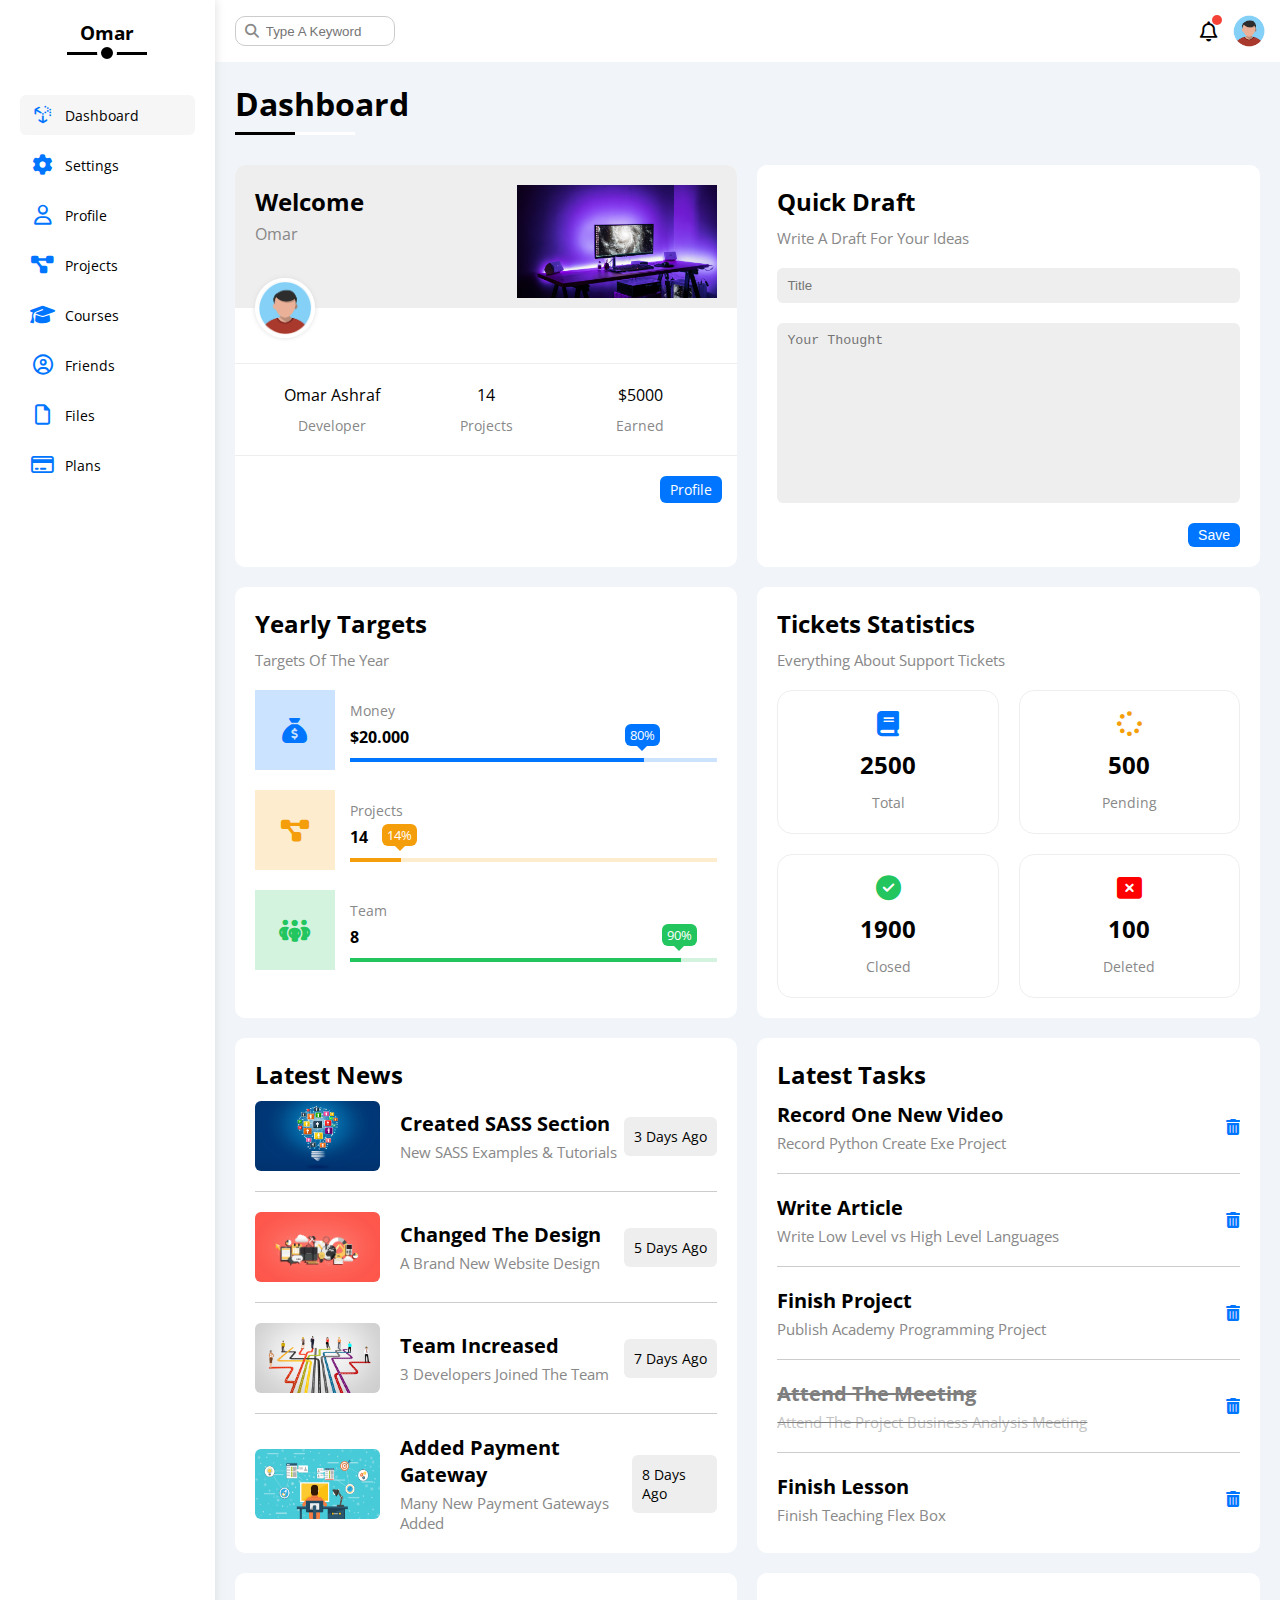
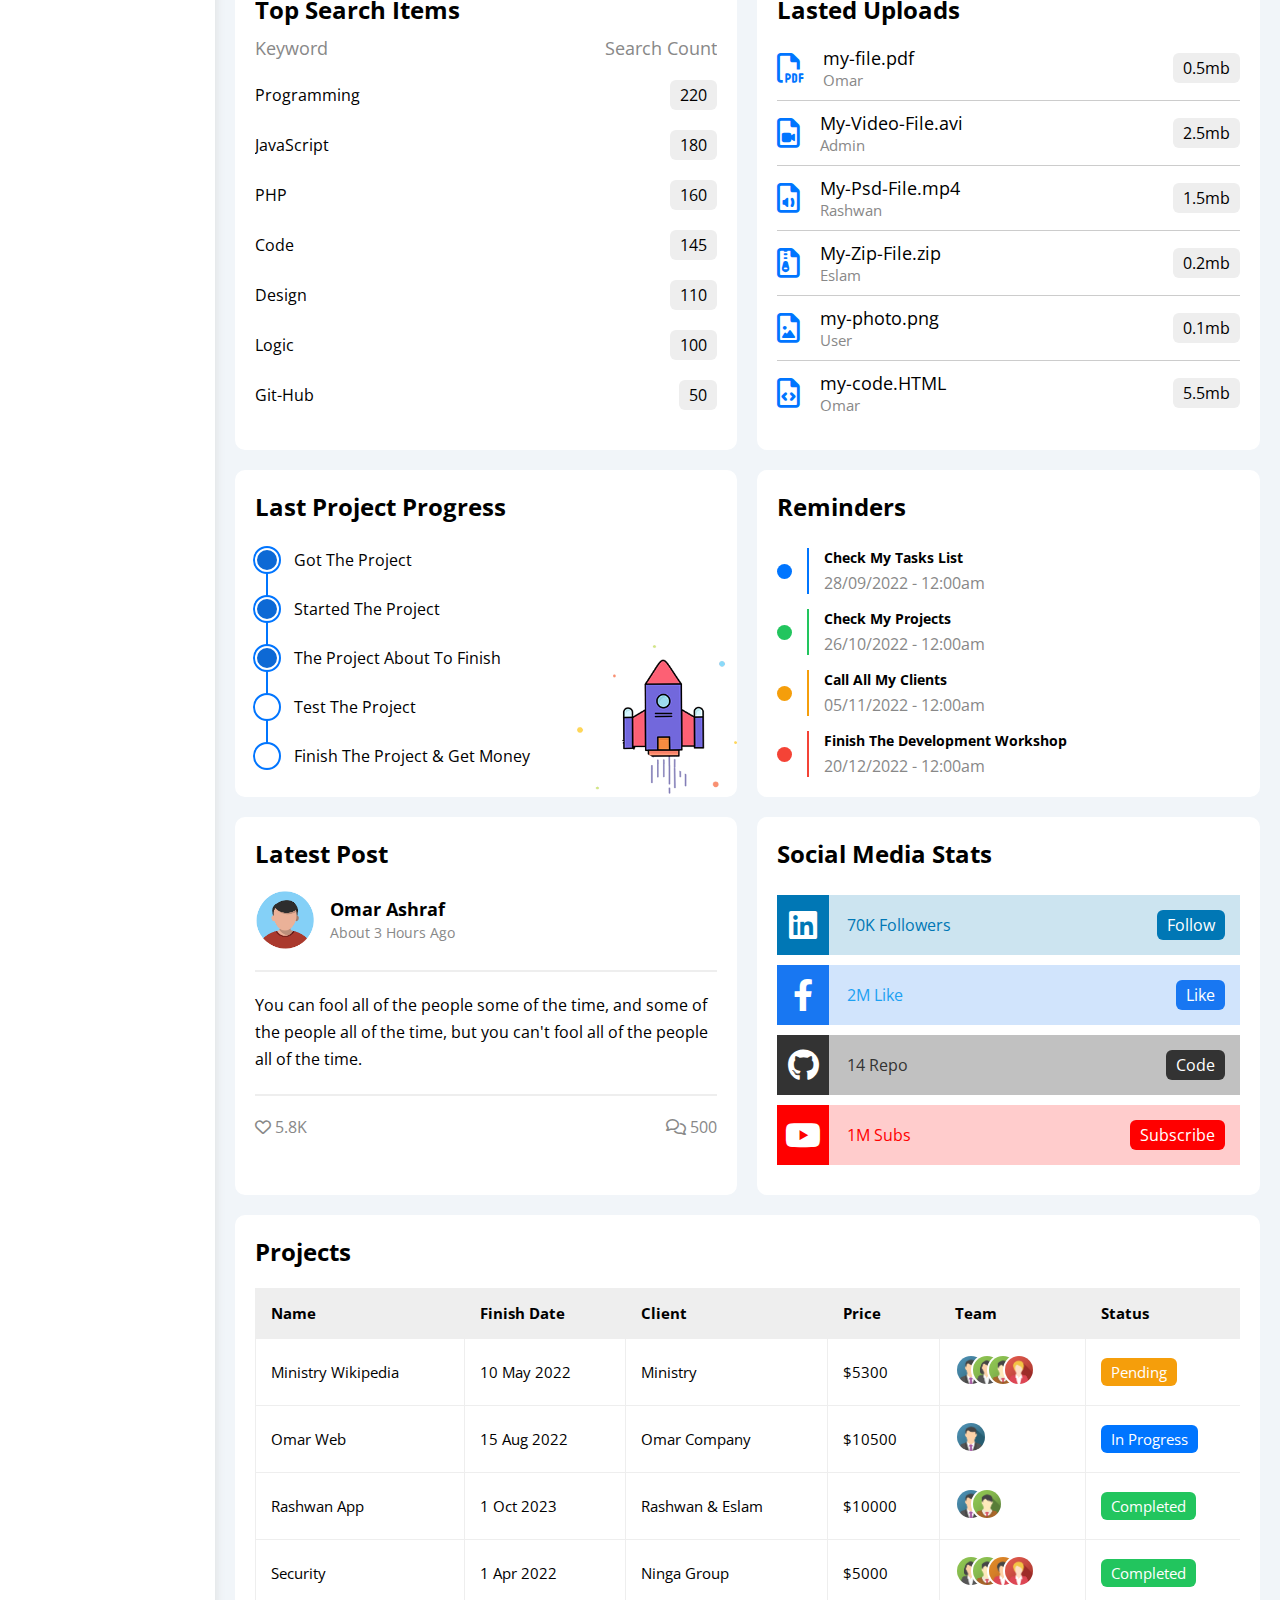
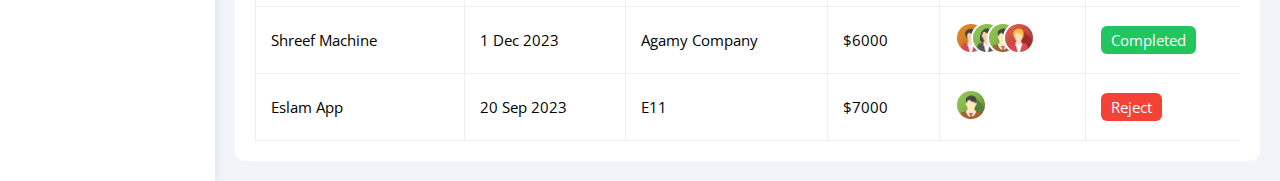
<file: index.html>
<!DOCTYPE html>
<html lang="en">

<head>
  <meta charset="UTF-8">
  <meta http-equiv="X-UA-Compatible" content="IE=edge">
  <meta name="viewport" content="width=device-width, initial-scale=1.0">
  <!-- Font Awesome -->
  <link rel="stylesheet" href="css/all.min.css">
  <link rel="stylesheet" href="css/framework.css">
  <link rel="stylesheet" href="css/master.css">
  <link rel="website icon" type="png" href="imgs/Dash_icon.jpg" />
  <!-- Google Fonts -->
  <link rel="preconnect" href="https://fonts.googleapis.com" />
  <link rel="preconnect" href="https://fonts.gstatic.com" crossorigin />
  <link rel="preconnect" href="https://fonts.googleapis.com">
  <link rel="preconnect" href="https://fonts.gstatic.com" crossorigin>
  <link rel="preconnect" href="https://fonts.googleapis.com">
  <link rel="preconnect" href="https://fonts.gstatic.com" crossorigin>
  <link href="https://fonts.googleapis.com/css2?family=Open+Sans:wght@300;400;500;600;700;800&display=swap"
    rel="stylesheet">
  <title>Dashboard</title>
</head>

<body>
  <DIV class="page d-flex">
    <div class="sidebar bg-white p-20 p-relative">
      <h3 class="p-relative txt-c mt-0">Omar</h3>
      <ul>
        <li>
          <a class="active d-flex align-center fs-14 c-black rad-6 p-10" href="index.html">
            <i class="fa-brands fa-uncharted fa-fw"></i>
            <span>Dashboard</span>
          </a>
        </li>
        <li>
          <a class="d-flex align-center fs-14 c-black rad-6 p-10" href="settings.html">
            <i class="fa-solid fa-gear fa-fw"></i>
            <span>Settings</span>
          </a>
        </li>
        <li>
          <a class="d-flex align-center fs-14 c-black rad-6 p-10" href="profile.html">
            <i class="fa-regular fa-user fa-fw"></i>
            <span>Profile</span>
          </a>
        </li>
        <li>
          <a class="d-flex align-center fs-14 c-black rad-6 p-10" href="projects.html">
            <i class="fa-solid fa-diagram-project fa-fw"></i>
            <span>Projects</span>
          </a>
        </li>
        <li>
          <a class="d-flex align-center fs-14 c-black rad-6 p-10" href="courses.html">
            <i class="fa-solid fa-graduation-cap fa-fw"></i>
            <span>Courses</span>
          </a>
        </li>
        <li>
          <a class="d-flex align-center fs-14 c-black rad-6 p-10" href="friends.html">
            <i class="fa-regular fa-circle-user fa-fw"></i>
            <span>Friends</span>
          </a>
        </li>
        <li>
          <a class="d-flex align-center fs-14 c-black rad-6 p-10" href="files.html">
            <i class="fa-regular fa-file fa-fw"></i>
            <span>Files</span>
          </a>
        </li>
        <li>
          <a class="d-flex align-center fs-14 c-black rad-6 p-10" href="plans.html">
            <i class="fa-regular fa-credit-card fa-fw"></i>
            <span>Plans</span>
          </a>
        </li>
      </ul>
    </div>
    <div class="content w-full">
      <!-- Start head -->
      <div class="head bg-white p-15 between-flex">
        <din class="search p-relative">
          <input type="search" placeholder="Type A Keyword">
        </din>
        <div class="icons d-flex align-center">
          <span class="notification p-relative">
            <i class="fa-regular fa-bell fa-lg"></i>
          </span>
          <img decoding="async" src="imgs/avatar.png" alt="" />
        </div>
      </div>
      <!-- End head -->
      <h1 class="p-relative">Dashboard</h1>
      <div class="wrapper d-grid gap-20">
        <!-- Start Welcome Widget  -->
        <div class="welcome bg-white rad-10 txt-c-mobile block-mobile">
          <div class="intro p-20 bg-eee d-flex space-between">
            <div>
              <h2 class="m-0">Welcome</h2>
              <p class="c-grey mt-5">Omar</p>
            </div>
            <img src="imgs/welcome.jpg" alt="" class="hide-mobile">
          </div>
          <img src="imgs/avatar.png" alt="" class="avatar">
          <div class="body d-flex p-20 mt-20 mb-20 block-mobile txt-c">
            <div>Omar Ashraf <span class="d-block c-grey fs-14 mt-10">Developer</span></div>
            <div>14 <span class="d-block c-grey fs-14 mt-10">Projects</span></div>
            <div>$5000 <span class="d-block c-grey fs-14 mt-10">Earned</span></div>
          </div>
          <a href="profile.html" class="visit d-block fs-14 c-white bg-blue w-fit btn-shape">Profile</a>
        </div>
        <!-- End Welcome Widget  -->
        <!-- Start Quick Draft Widget -->
        <div class="draft bg-white rad-10 txt-c-mobile block-mobile">
          <div class="content d-block p-20 ">
            <h2 class="mb-10 mt-0">Quick Draft</h2>
            <p class="mb-20 mt-0 fs-15 c-grey">Write A Draft For Your Ideas</p>
            <form>
              <input type="text" placeholder="Title"
                class="d-block outline-blue  mb-20 bg-eee rad-6 w-full p-10 b-none">
              <textarea placeholder="Your Thought"
                class="d-block outline-blue  mb-20 w-full p-10 b-none bg-eee rad-6"></textarea>
              <input type="submit" value="Save" class="save d-block b-none c-white bg-blue fs-14 w-fit btn-shape">
            </form>
          </div>
        </div>
        <!-- End Quick Draft Widget -->
        <!-- Start Yearly Targets widget -->
        <div class="targets p-20 bg-white rad-10">
          <h2 class="mt-0 mb-10">Yearly Targets</h2>
          <p class="mt-0 mb-20 c-grey fs-15">Targets Of The Year</p>
          <div class="target-row mb-20 blue center-flex">
            <div class="icon center-flex">
              <i class="fa-solid fa-sack-dollar c-blue"></i>
            </div>
            <div class="details">
              <span class="fs-14 c-grey">Money</span>
              <span class="d-block mt-5 mb-10 fw-bold">$20.000</span>
              <div class="progress p-relative">
                <span class="bg-blue blue" style="width: 80%">
                  <span class="bg-blue">80%</span>
                </span>
              </div>
            </div>
          </div>
          <div class="target-row mb-20 orange center-flex">
            <div class="icon center-flex">
              <i class="fa-solid fa-diagram-project c-orange"></i>
            </div>
            <div class="details">
              <span class="fs-14 c-grey">Projects</span>
              <span class="d-block mt-5 mb-10 fw-bold">14</span>
              <div class="progress p-relative">
                <span class="bg-orange orange" style="width: 14%">
                  <span class="bg-orange">14%</span>
                </span>
              </div>
            </div>
          </div>
          <div class="target-row mb-20 green center-flex">
            <div class="icon center-flex">
              <i class="fa-solid fa-people-group c-green"></i>
            </div>
            <div class="details">
              <span class="fs-14 c-grey">Team</span>
              <span class="d-block mt-5 mb-10 fw-bold">8</span>
              <div class="progress p-relative">
                <span class="bg-green green" style="width: 90%">
                  <span class="bg-green">90%</span>
                </span>
              </div>
            </div>
          </div>
        </div>
        <!-- End Yearly Targets widget -->
        <!-- Start Tickets Statistics widget -->
        <div class="tickets p-20 bg-white rad-10">
          <h2 class="mb-10 mt-0">Tickets Statistics</h2>
          <p class="mb-20 mt-0 fs-15 c-grey">Everything About Support Tickets</p>
          <div class="content txt-c">
            <div class="box">
              <i class="fa-solid fa-book c-blue fs-25"></i>
              <h2>2500</h2>
              <span class="c-grey fs-14">Total</span>
            </div>
            <div class="box">
              <i class="fa-solid fa-spinner c-orange fs-25"></i>
              <h2>500</h2>
              <span class="c-grey fs-14">Pending</span>
            </div>
            <div class="box">
              <i class="fa-solid fa-circle-check c-green fs-25"></i>
              <h2>1900</h2>
              <span class="c-grey fs-14">Closed</span>
            </div>
            <div class="box">
              <i class="fa-solid fa-rectangle-xmark c-red fs-25"></i>
              <h2>100</h2>
              <span class="c-grey fs-14">Deleted</span>
            </div>
          </div>
        </div>
        <!-- End Tickets Statistics widget -->
        <!-- Start Latest News wedgit -->
        <div class="news p-20 bg-white rad-10 txt-c-mobile">
          <h2 class="mb-10 mt-0">Latest News</h2>
          <div class="rows">
            <div class="data d-flex align-center">
              <img src="imgs/news_1.jpg" alt="">
              <div>
                <span class="d-block fs-20 fw-bold mb-5">Created SASS Section</span>
                <span class="d-block fs-15 c-grey">New SASS Examples & Tutorials</span>
              </div>
              <span class="day fs-14 bg-eee p-10 rad-6">3 Days Ago</span>
            </div>
            <div class="data d-flex align-center">
              <img src="imgs/news_2.jpg" alt="">
              <div>
                <span class="d-block fs-20 fw-bold mb-5">Changed The Design</span>
                <span class="d-block fs-15 c-grey">A Brand New Website Design</span>
              </div>
              <span class="day fs-14 bg-eee p-10 rad-6">5 Days Ago</span>
            </div>
            <div class="data d-flex align-center">
              <img src="imgs/news_3.jpg" alt="">
              <div>
                <span class="d-block fs-20 fw-bold mb-5">Team Increased</span>
                <span class="d-block fs-15 c-grey">3 Developers Joined The Team</span>
              </div>
              <span class="day fs-14 bg-eee p-10 rad-6">7 Days Ago</span>
            </div>
            <div class="data d-flex align-center">
              <img src="imgs/news_4.jpg" alt="">
              <div>
                <span class="d-block fs-20 fw-bold mb-5">Added Payment Gateway</span>
                <span class="d-block fs-15 c-grey">Many New Payment Gateways Added</span>
              </div>
              <span class="day fs-14 bg-eee p-10 rad-6 ">8 Days Ago</span>
            </div>
          </div>
        </div>
        <!-- End Latest News wedgit -->
        <!-- Start Latest Tasks wedgit -->
        <div class="tasks p-20 bg-white rad-10 ">
          <h2 class="mt-0 mb-10">Latest Tasks</h2>
          <div class="content">
            <div class="rows between-flex ">
              <div>
                <span class="d-block fs-20 mb-5 fw-bold">Record One New Video</span>
                <span class="d-block fs-15 c-grey">Record Python Create Exe Project</span>
              </div>
              <i class="fa-solid fa-trash-can c-blue"></i>
            </div>
            <div class="rows between-flex ">
              <div>
                <span class="d-block fs-20 mb-5 fw-bold">Write Article</span>
                <span class="d-block fs-15 c-grey">Write Low Level vs High Level Languages</span>
              </div>
              <i class="fa-solid fa-trash-can c-blue"></i>
            </div>
            <div class="rows between-flex ">
              <div>
                <span class="d-block fs-20 mb-5 fw-bold">Finish Project</span>
                <span class="d-block fs-15 c-grey">Publish Academy Programming Project</span>
              </div>
              <i class="fa-solid fa-trash-can c-blue"></i>
            </div>
            <div class="rows between-flex ">
              <div class="deleted">
                <span class="d-block fs-20 mb-5 fw-bold">Attend The Meeting</span>
                <span class="d-block fs-15 c-grey">Attend The Project Business Analysis Meeting</span>
              </div>
              <i class="fa-solid fa-trash-can c-blue"></i>
            </div>
            <div class="rows between-flex ">
              <div>
                <span class="d-block fs-20 mb-5 fw-bold">Finish Lesson</span>
                <span class="d-block fs-15 c-grey">Finish Teaching Flex Box</span>
              </div>
              <i class="fa-solid fa-trash-can c-blue"></i>
            </div>
          </div>
        </div>
        <!-- End Latest Tasks wedgit -->
        <!-- Start Top search wedgit -->
        <div class="top p-20 bg-white rad-10">
          <h2 class="mt-0 mb-10">Top Search Items</h2>
          <div class="content">
            <div class="rows between-flex mb-20">
              <span class="c-grey fs-18">Keyword</span>
              <span class="c-grey fs-18">Search Count</span>
            </div>
            <div class="rows between-flex mb-20">
              <span class="fs-16">Programming</span>
              <span class="fs-16 btn-shape bg-eee">220</span>
            </div>
            <div class="rows between-flex mb-20">
              <span class="fs-16">JavaScript</span>
              <span class="fs-16 btn-shape bg-eee">180</span>
            </div>
            <div class="rows between-flex mb-20">
              <span class="fs-16">PHP</span>
              <span class="fs-16 btn-shape bg-eee">160</span>
            </div>
            <div class="rows between-flex mb-20">
              <span class="fs-16">Code</span>
              <span class="fs-16 btn-shape bg-eee">145</span>
            </div>
            <div class="rows between-flex mb-20">
              <span class="fs-16">Design</span>
              <span class="fs-16 btn-shape bg-eee">110</span>
            </div>
            <div class="rows between-flex mb-20">
              <span class="fs-16">Logic</span>
              <span class="fs-16 btn-shape bg-eee">100</span>
            </div>
            <div class="rows between-flex mb-20">
              <span class="fs-16">Git-Hub</span>
              <span class="fs-16 btn-shape bg-eee">50</span>
            </div>
          </div>
        </div>
        <!-- End Top search wedgit -->
        <!-- Start Lasted Uploads wedgit -->
        <div class="uploads p-20 bg-white rad-10">
          <h2 class="mt-0 mp-10">Lasted Uploads</h2>
          <div class="data">
            <div class="rows d-flex align-center">
              <i class="fa-regular fa-file-pdf c-blue mr-20 fs-30"></i>
              <div>
                <span class="fs-18">my-file.pdf</span>
                <span class="d-block fs-15 c-grey">Omar</span>
              </div>
              <span class="btn-shape bg-eee ml-auto">0.5mb</span>
            </div>
            <div class="rows d-flex align-center">
              <i class="fa-regular fa-file-video c-blue mr-20 fs-30"></i>
              <div>
                <span class="fs-18">My-Video-File.avi</span>
                <span class="d-block fs-15 c-grey">Admin</span>
              </div>
              <span class="btn-shape bg-eee ml-auto">2.5mb</span>
            </div>
            <div class="rows d-flex align-center">
              <i class="fa-regular fa-file-audio c-blue mr-20 fs-30"></i>
              <div>
                <span class="fs-18">My-Psd-File.mp4</span>
                <span class="d-block fs-15 c-grey">Rashwan</span>
              </div>
              <span class="btn-shape bg-eee ml-auto">1.5mb</span>
            </div>
            <div class="rows d-flex align-center">
              <i class="fa-regular fa-file-zipper c-blue mr-20 fs-30"></i>
              <div>
                <span class="fs-18">My-Zip-File.zip</span>
                <span class="d-block fs-15 c-grey">Eslam</span>
              </div>
              <span class="btn-shape bg-eee ml-auto">0.2mb</span>
            </div>
            <div class="rows d-flex align-center">
              <i class="fa-regular fa-file-image c-blue mr-20 fs-30"></i>
              <div>
                <span class="fs-18">my-photo.png</span>
                <span class="d-block fs-15 c-grey">User</span>
              </div>
              <span class="btn-shape bg-eee ml-auto">0.1mb</span>
            </div>
            <div class="rows d-flex align-center">
              <i class="fa-regular fa-file-code c-blue mr-20 fs-30"></i>
              <div>
                <span class="fs-18">my-code.HTML</span>
                <span class="d-block fs-15 c-grey">Omar</span>
              </div>
              <span class="btn-shape bg-eee ml-auto">5.5mb</span>
            </div>
          </div>
        </div>
        <!-- End Lasted Uploads wedgit -->
        <!-- Start Last Project Progress -->
        <div class="projects p-relative p-20 bg-white rad-10">
          <h2 class="mt-0 mb-20">Last Project Progress</h2>
          <ul class="m-0 p-relative">
            <li class="mt-25 d-flex align-center done">Got The Project</li>
            <li class="mt-25 d-flex align-center done">Started The Project</li>
            <li class="mt-25 d-flex align-center done">The Project About To Finish</li>
            <li class="mt-25 d-flex align-center current">Test The Project</li>
            <li class="mt-25 d-flex align-center">Finish The Project & Get Money</li>
          </ul>
          <img class="hide-mobile" src="imgs/project.png " alt="">
        </div>
        <!-- End Last Project Progress -->
        <!-- Start Reminders wedgit -->
        <div class="reminders p-20 bg-white rad-10 p-relative">
          <h2 class="mt-0 mb-25">Reminders</h2>
          <ul class="m-0">
            <li class="d-flex align-center mt-15">
              <span class="key bg-blue mr-15 d-block rad-half"></span>
              <div class="pl-15 blue">
                <p class="fs-14 fw-bold mt-0 mb-5">Check My Tasks List</p>
                <span class="fs-13 c-grey">28/09/2022 - 12:00am</span>
              </div>
            </li>
            <li class="d-flex align-center mt-15">
              <span class="key bg-green mr-15 d-block rad-half"></span>
              <div class="pl-15 green">
                <p class="fs-14 fw-bold mt-0 mb-5">Check My Projects</p>
                <span class="fs-13 c-grey">26/10/2022 - 12:00am</span>
              </div>
            </li>
            <li class="d-flex align-center mt-15">
              <span class="key bg-orange mr-15 d-block rad-half"></span>
              <div class="pl-15 orange">
                <p class="fs-14 fw-bold mt-0 mb-5">Call All My Clients</p>
                <span class="fs-13 c-grey">05/11/2022 - 12:00am</span>
              </div>
            </li>
            <li class="d-flex align-center mt-15">
              <span class="key bg-red mr-15 d-block rad-half"></span>
              <div class="pl-15 red">
                <p class="fs-14 fw-bold mt-0 mb-5">Finish The Development Workshop</p>
                <span class="fs-13 c-grey">20/12/2022 - 12:00am</span>
              </div>
            </li>
          </ul>
        </div>
        <!-- End Reminders wedgit -->
        <!-- Start posts wedgit -->
        <div class="posts p-20 bg-white rad-10">
          <h2 class="mt-0 mb-20">Latest Post</h2>
          <div class="top d-flex align-center">
            <img class="avatar mr-15" src="imgs/avatar.png" alt="">
            <div class="info">
              <span class="d-block fw-bold fs-18">Omar Ashraf</span>
              <span class="c-grey fs-14">About 3 Hours Ago</span>
            </div>
          </div>
          <div class="post-content txt-c-mobile pt-20 pb-20 mt-20 mb-20">
            You can fool all of the people some of the time, and some of the people all of the time, but you can't
            fool all of the people all of the time.
          </div>
          <div class="post-stats between-flex c-grey">
            <div>
              <i class="fa-regular fa-heart heart"></i>
              <span>5.8K</span>
            </div>
            <div>
              <i class="fa-regular fa-comments comments"></i>
              <span>500</span>
            </div>
          </div>
        </div>
        <!-- End posts wedgit -->
        <!-- Start Social Media -->
        <div class="social-media p-20 bg-white rad-10 p-relative">
          <h2 class="mt-0 mb-25">Social Media Stats</h2>
          <div class="box linkedin p-15 p-relative mb-10 between-flex">
            <i class="fa-brands fa-linkedin fa-2x c-white h-full center-flex"></i>
            <span>70K Followers</span>
            <a class="fs-13 c-white btn-shape" href="#">Follow</a>
          </div>
          <div class="box facebook p-15 p-relative mb-10 between-flex">
            <i class="fa-brands fa-facebook-f fa-2x c-white h-full center-flex"></i>
            <span>2M Like</span>
            <a class="fs-13 c-white btn-shape" href="#">Like</a>
          </div>
          <div class="box github p-15 p-relative mb-10 between-flex">
            <i class="fa-brands fa-github fa-2x c-white h-full center-flex"></i>
            <span>14 Repo</span>
            <a class="fs-13 c-white btn-shape" href="#">Code</a>
          </div>
          <div class="box youtube p-15 p-relative mb-10 between-flex">
            <i class="fa-brands fa-youtube fa-2x c-white h-full center-flex"></i>
            <span>1M Subs</span>
            <a class="fs-13 c-white btn-shape" href="#">Subscribe</a>
          </div>
        </div>
        <!-- End Social Media -->
      </div>
      <!-- Start project table -->
      <div class="project p-20 bg-white rad-10 m-20">
        <h2 class="mt-0 mb-20">Projects</h2>
        <div class="responsive-table">
          <table class="fs-15 w-full">
            <thead>
              <tr>
                <td>Name</td>
                <td>Finish Date</td>
                <td>Client</td>
                <td>Price</td>
                <td>Team</td>
                <td>Status</td>
              </tr>
            </thead>
            <tbody>
              <tr>
                <td>Ministry Wikipedia</td>
                <td>10 May 2022</td>
                <td>Ministry</td>
                <td>$5300</td>
                <td>
                  <img decoding="async" src="imgs/team-01.png" alt="" />
                  <img decoding="async" src="imgs/team-02.png" alt="" />
                  <img decoding="async" src="imgs/team-03.png" alt="" />
                  <img decoding="async" src="imgs/team-05.png" alt="" />
                </td>
                <td>
                  <span class="label btn-shape bg-orange c-white">Pending</span>
                </td>
              </tr>
              <tr>
                <td>Omar Web</td>
                <td>15 Aug 2022</td>
                <td>Omar Company</td>
                <td>$10500</td>
                <td>
                  <img decoding="async" src="imgs/team-01.png" alt="" />
                </td>
                <td>
                  <span class="label btn-shape bg-blue c-white">In Progress</span>
                </td>
              </tr>
              <tr>
                <td>Rashwan App</td>
                <td>1 Oct 2023</td>
                <td>Rashwan & Eslam</td>
                <td>$10000</td>
                <td>
                  <img decoding="async" src="imgs/team-01.png" alt="" />
                  <img decoding="async" src="imgs/team-03.png" alt="" />
                </td>
                <td>
                  <span class="label btn-shape bg-green c-white">Completed</span>
                </td>
              </tr>
              <tr>
                <td>Security</td>
                <td>1 Apr 2022</td>
                <td>Ninga Group</td>
                <td>$5000</td>
                <td>
                  <img decoding="async" src="imgs/team-02.png" alt="" />
                  <img decoding="async" src="imgs/team-03.png" alt="" />
                  <img decoding="async" src="imgs/team-04.png" alt="" />
                  <img decoding="async" src="imgs/team-05.png" alt="" />
                </td>
                <td>
                  <span class="label btn-shape bg-green c-white">Completed</span>
                </td>
              </tr>
              <tr>
                <td>Shreef Machine</td>
                <td>1 Dec 2023</td>
                <td>Agamy Company</td>
                <td>$6000</td>
                <td>
                  <img decoding="async" src="imgs/team-04.png" alt="" />
                  <img decoding="async" src="imgs/team-02.png" alt="" />
                  <img decoding="async" src="imgs/team-03.png" alt="" />
                  <img decoding="async" src="imgs/team-05.png" alt="" />
                </td>
                <td>
                  <span class="label btn-shape bg-green c-white">Completed</span>
                </td>
              </tr>
              <tr>
                <td>Eslam App</td>
                <td>20 Sep 2023</td>
                <td>E11</td>
                <td>$7000</td>
                <td>
                  <img decoding="async" src="imgs/team-03.png" alt="" />
                </td>
                <td>
                  <span class="label btn-shape bg-red c-white">Reject</span>
                </td>
              </tr>
            </tbody>
          </table>
        </div>
      </div>
      <!-- End project table -->
    </div>
  </DIV>
</body>

</html>
</file>
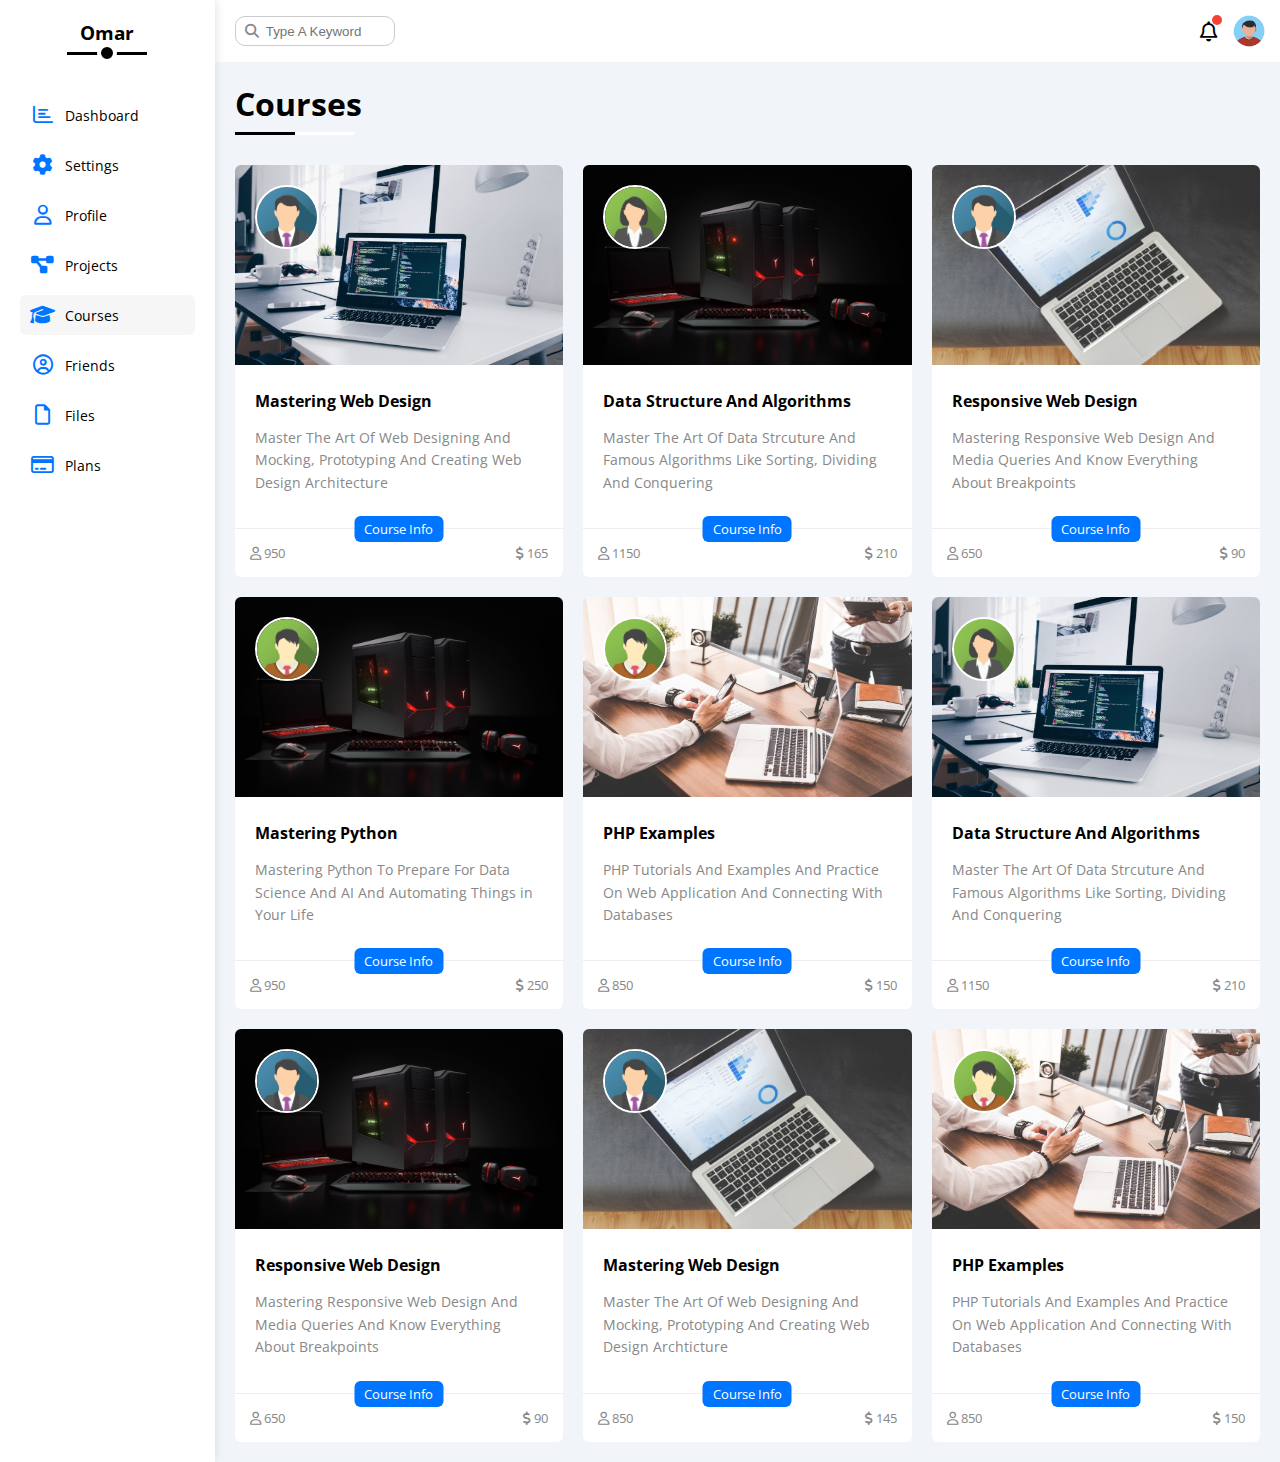
<file: courses.html>
<!DOCTYPE html>
<html lang="en">

<head>
  <meta charset="UTF-8" />
  <meta http-equiv="X-UA-Compatible" content="IE=edge" />
  <meta name="viewport" content="width=device-width, initial-scale=1.0" />
  <title>Courses</title>
  <link rel="website icon" type="png" href="imgs/courses-icon-28.png" />
  <link rel="stylesheet" href="css/all.min.css" />
  <link rel="stylesheet" href="css/framework.css" />
  <link rel="stylesheet" href="css/master.css" />
  <link rel="preconnect" href="https://fonts.googleapis.com" />
  <link rel="preconnect" href="https://fonts.gstatic.com" crossorigin />
  <link href="https://fonts.googleapis.com/css2?family=Open+Sans:wght@300;500&#038;display=swap" rel="stylesheet" />
</head>

<body>
  <div class="page d-flex">
    <div class="sidebar bg-white p-20 p-relative">
      <h3 class="p-relative txt-c mt-0">Omar</h3>
      <ul>
        <li>
          <a class="d-flex align-center fs-14 c-black rad-6 p-10" href="index.html">
            <i class="fa-regular fa-chart-bar fa-fw"></i>
            <span>Dashboard</span>
          </a>
        </li>
        <li>
          <a class="d-flex align-center fs-14 c-black rad-6 p-10" href="settings.html">
            <i class="fa-solid fa-gear fa-fw"></i>
            <span>Settings</span>
          </a>
        </li>
        <li>
          <a class="d-flex align-center fs-14 c-black rad-6 p-10" href="profile.html">
            <i class="fa-regular fa-user fa-fw"></i>
            <span>Profile</span>
          </a>
        </li>
        <li>
          <a class="d-flex align-center fs-14 c-black rad-6 p-10" href="projects.html">
            <i class="fa-solid fa-diagram-project fa-fw"></i>
            <span>Projects</span>
          </a>
        </li>
        <li>
          <a class="active d-flex align-center fs-14 c-black rad-6 p-10" href="courses.html">
            <i class="fa-solid fa-graduation-cap fa-fw"></i>
            <span>Courses</span>
          </a>
        </li>
        <li>
          <a class="d-flex align-center fs-14 c-black rad-6 p-10" href="friends.html">
            <i class="fa-regular fa-circle-user fa-fw"></i>
            <span>Friends</span>
          </a>
        </li>
        <li>
          <a class="d-flex align-center fs-14 c-black rad-6 p-10" href="files.html">
            <i class="fa-regular fa-file fa-fw"></i>
            <span>Files</span>
          </a>
        </li>
        <li>
          <a class="d-flex align-center fs-14 c-black rad-6 p-10" href="plans.html">
            <i class="fa-regular fa-credit-card fa-fw"></i>
            <span>Plans</span>
          </a>
        </li>
      </ul>
    </div>
    <div class="content w-full">
      <!-- Start Head -->
      <div class="head bg-white p-15 between-flex">
        <div class="search p-relative">
          <input class="p-10" type="search" placeholder="Type A Keyword" />
        </div>
        <div class="icons d-flex align-center">
          <span class="notification p-relative">
            <i class="fa-regular fa-bell fa-lg"></i>
          </span>
          <img decoding="async" src="imgs/avatar.png" alt="" />
        </div>
      </div>
      <!-- End Head -->
      <h1 class="p-relative">Courses</h1>
      <div class="courses-page d-grid m-20 gap-20">
        <div class="course bg-white rad-6 p-relative">
          <img decoding="async" class="cover" src="imgs/course_1.jpg" alt="" />
          <img decoding="async" class="instructor" src="imgs/team-01.png" alt="" />
          <div class="p-20">
            <h4 class="m-0">Mastering Web Design</h4>
            <p class="description c-grey mt-15 fs-14">
              Master The Art Of Web Designing And Mocking, Prototyping And Creating Web Design Architecture
            </p>
          </div>
          <div class="info p-15 p-relative between-flex">
            <span class="title bg-blue c-white btn-shape">Course Info</span>
            <span class="c-grey">
              <i class="fa-regular fa-user"></i>
              950
            </span>
            <span class="c-grey">
              <i class="fa-solid fa-dollar-sign"></i>
              165
            </span>
          </div>
        </div>
        <div class="course bg-white rad-6 p-relative">
          <img decoding="async" class="cover" src="imgs/course_2.jpg" alt="" />
          <img decoding="async" class="instructor" src="imgs/team-02.png" alt="" />
          <div class="p-20">
            <h4 class="m-0">Data Structure And Algorithms</h4>
            <p class="description c-grey mt-15 fs-14">
              Master The Art Of Data Strcuture And Famous Algorithms Like Sorting, Dividing And Conquering
            </p>
          </div>
          <div class="info p-15 p-relative between-flex">
            <span class="title bg-blue c-white btn-shape">Course Info</span>
            <span class="c-grey"> <i class="fa-regular fa-user"></i> 1150</span>
            <span class="c-grey"><i class="fa-solid fa-dollar-sign"></i> 210</span>
          </div>
        </div>
        <div class="course bg-white rad-6 p-relative">
          <img decoding="async" class="cover" src="imgs/course_3.jpg" alt="" />
          <img decoding="async" class="instructor" src="imgs/team-01.png" alt="" />
          <div class="p-20">
            <h4 class="m-0">Responsive Web Design</h4>
            <p class="description c-grey mt-15 fs-14">
              Mastering Responsive Web Design And Media Queries And Know Everything About Breakpoints
            </p>
          </div>
          <div class="info p-15 p-relative between-flex">
            <span class="title bg-blue c-white btn-shape">Course Info</span>
            <span class="c-grey"> <i class="fa-regular fa-user"></i> 650</span>
            <span class="c-grey"><i class="fa-solid fa-dollar-sign"></i> 90</span>
          </div>
        </div>
        <div class="course bg-white rad-6 p-relative">
          <img decoding="async" class="cover" src="imgs/course_2.jpg" alt="" />
          <img decoding="async" class="instructor" src="imgs/team-03.png" alt="" />
          <div class="p-20">
            <h4 class="m-0">Mastering Python</h4>
            <p class="description c-grey mt-15 fs-14">
              Mastering Python To Prepare For Data Science And AI And Automating Things in Your Life
            </p>
          </div>
          <div class="info p-15 p-relative between-flex">
            <span class="title bg-blue c-white btn-shape">Course Info</span>
            <span class="c-grey"> <i class="fa-regular fa-user"></i> 950</span>
            <span class="c-grey"><i class="fa-solid fa-dollar-sign"></i> 250</span>
          </div>
        </div>
        <div class="course bg-white rad-6 p-relative">
          <img decoding="async" class="cover" src="imgs/course_4.jpg" alt="" />
          <img decoding="async" class="instructor" src="imgs/team-03.png" alt="" />
          <div class="p-20">
            <h4 class="m-0">PHP Examples</h4>
            <p class="description c-grey mt-15 fs-14">
              PHP Tutorials And Examples And Practice On Web Application And Connecting With Databases
            </p>
          </div>
          <div class="info p-15 p-relative between-flex">
            <span class="title bg-blue c-white btn-shape">Course Info</span>
            <span class="c-grey"> <i class="fa-regular fa-user"></i> 850</span>
            <span class="c-grey"><i class="fa-solid fa-dollar-sign"></i> 150</span>
          </div>
        </div>
        <div class="course bg-white rad-6 p-relative">
          <img decoding="async" class="cover" src="imgs/course_1.jpg" alt="" />
          <img decoding="async" class="instructor" src="imgs/team-02.png" alt="" />
          <div class="p-20">
            <h4 class="m-0">Data Structure And Algorithms</h4>
            <p class="description c-grey mt-15 fs-14">
              Master The Art Of Data Strcuture And Famous Algorithms Like Sorting, Dividing And Conquering
            </p>
          </div>
          <div class="info p-15 p-relative between-flex">
            <span class="title bg-blue c-white btn-shape">Course Info</span>
            <span class="c-grey"> <i class="fa-regular fa-user"></i> 1150</span>
            <span class="c-grey"><i class="fa-solid fa-dollar-sign"></i> 210</span>
          </div>
        </div>
        <div class="course bg-white rad-6 p-relative">
          <img decoding="async" class="cover" src="imgs/course_2.jpg" alt="" />
          <img decoding="async" class="instructor" src="imgs/team-01.png" alt="" />
          <div class="p-20">
            <h4 class="m-0">Responsive Web Design</h4>
            <p class="description c-grey mt-15 fs-14">
              Mastering Responsive Web Design And Media Queries And Know Everything About Breakpoints
            </p>
          </div>
          <div class="info p-15 p-relative between-flex">
            <span class="title bg-blue c-white btn-shape">Course Info</span>
            <span class="c-grey"> <i class="fa-regular fa-user"></i> 650</span>
            <span class="c-grey"><i class="fa-solid fa-dollar-sign"></i> 90</span>
          </div>
        </div>
        <div class="course bg-white rad-6 p-relative">
          <img decoding="async" class="cover" src="imgs/course_3.jpg" alt="" />
          <img decoding="async" class="instructor" src="imgs/team-01.png" alt="" />
          <div class="p-20">
            <h4 class="m-0">Mastering Web Design</h4>
            <p class="description c-grey mt-15 fs-14">
              Master The Art Of Web Designing And Mocking, Prototyping And Creating Web Design Archticture
            </p>
          </div>
          <div class="info p-15 p-relative between-flex">
            <span class="title bg-blue c-white btn-shape">Course Info</span>
            <span class="c-grey"> <i class="fa-regular fa-user"></i> 850</span>
            <span class="c-grey"><i class="fa-solid fa-dollar-sign"></i> 145</span>
          </div>
        </div>
        <div class="course bg-white rad-6 p-relative">
          <img decoding="async" class="cover" src="imgs/course_4.jpg" alt="" />
          <img decoding="async" class="instructor" src="imgs/team-03.png" alt="" />
          <div class="p-20">
            <h4 class="m-0">PHP Examples</h4>
            <p class="description c-grey mt-15 fs-14">
              PHP Tutorials And Examples And Practice On Web Application And Connecting With Databases
            </p>
          </div>
          <div class="info p-15 p-relative between-flex">
            <span class="title bg-blue c-white btn-shape">Course Info</span>
            <span class="c-grey"> <i class="fa-regular fa-user"></i> 850</span>
            <span class="c-grey"><i class="fa-solid fa-dollar-sign"></i> 150</span>
          </div>
        </div>
      </div>
    </div>
  </div>
</body>

</html>
</file>
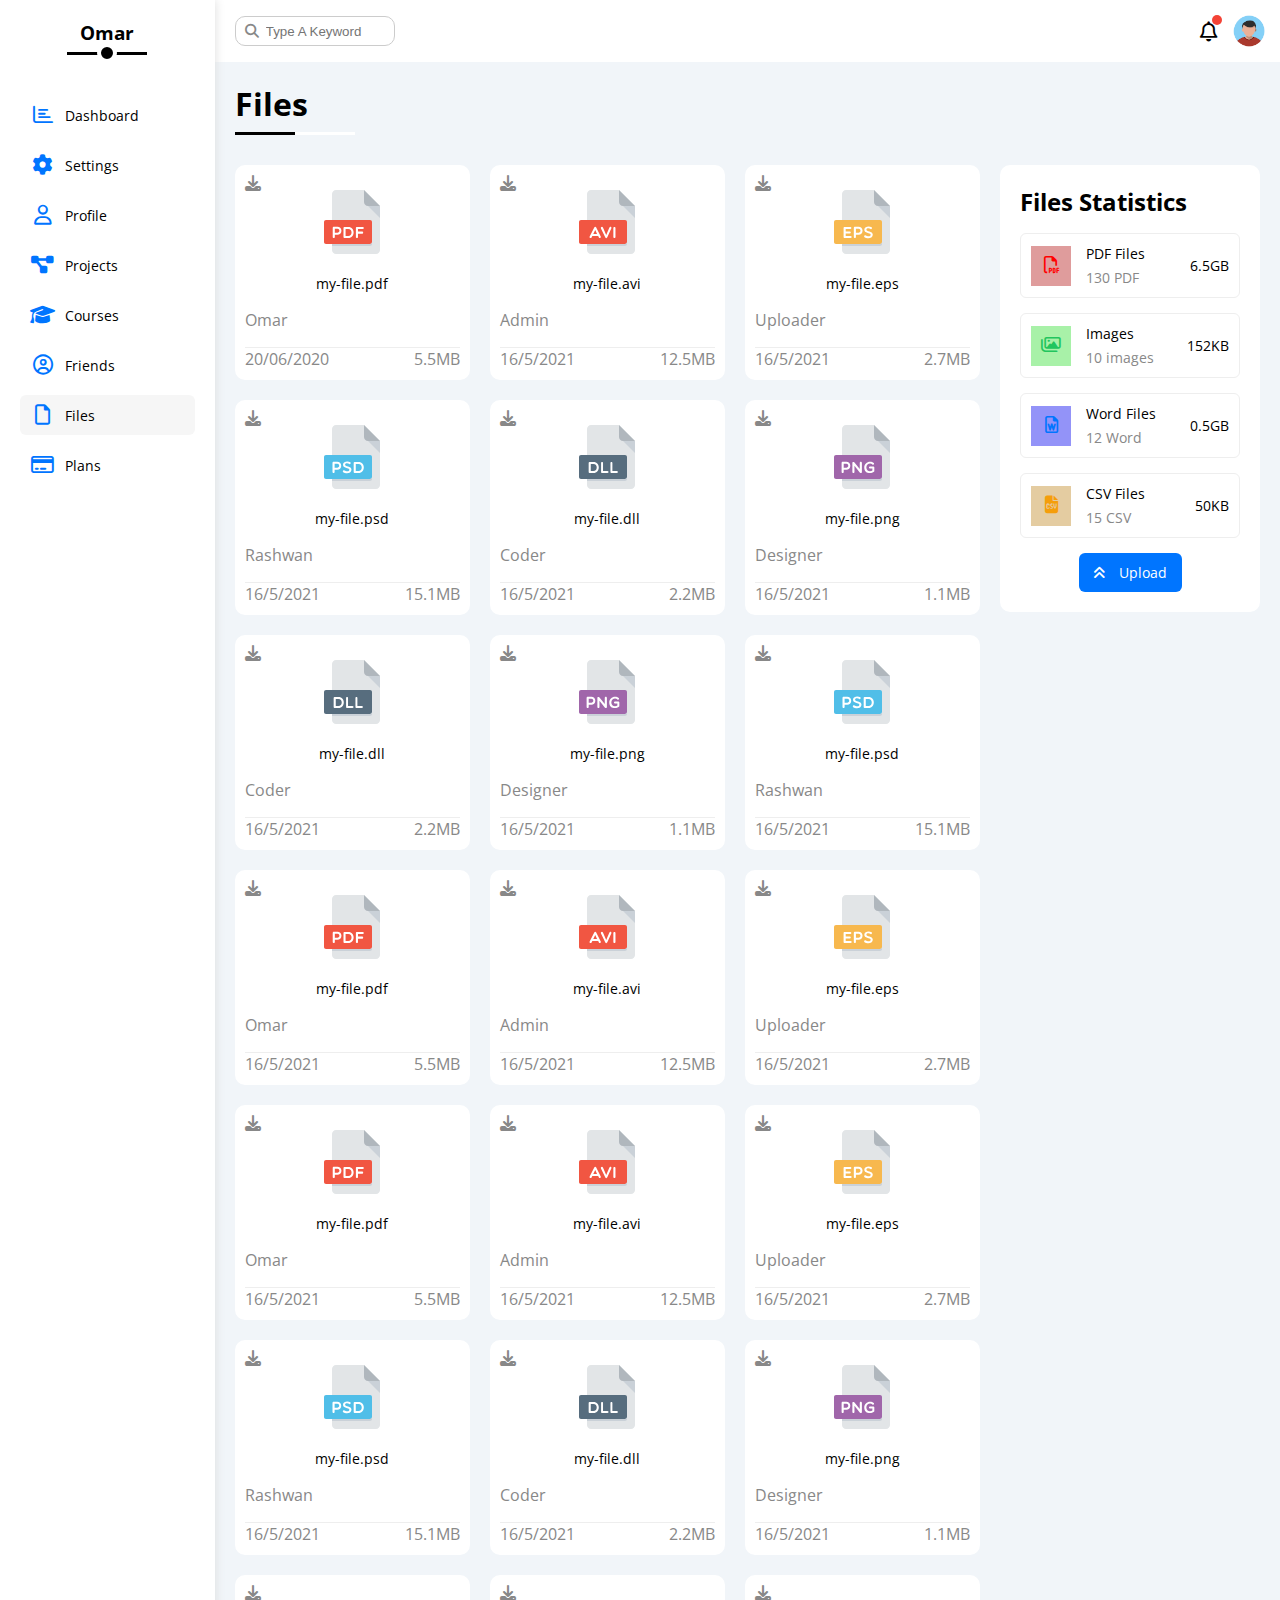
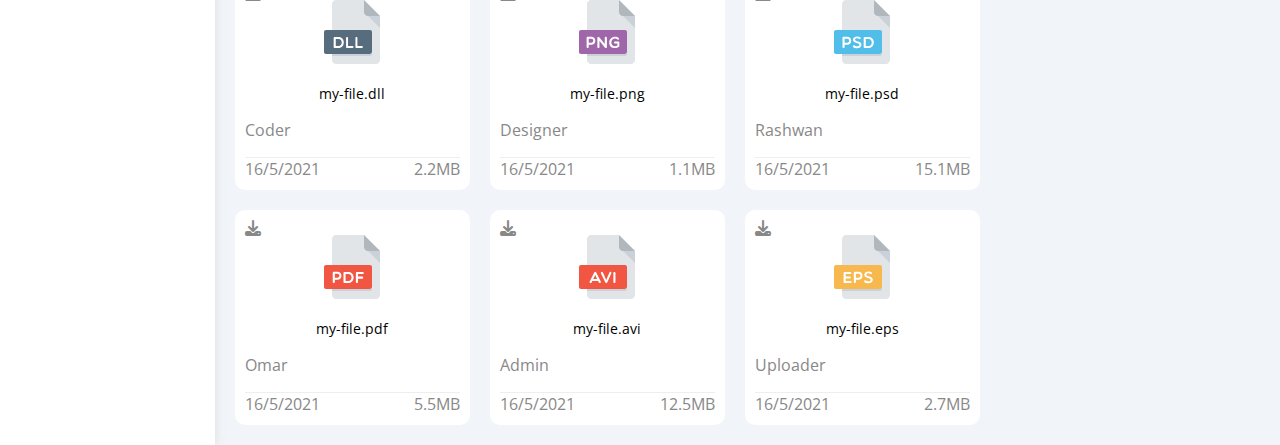
<file: files.html>
<!DOCTYPE html>
<html lang="en">

<head>
  <meta charset="UTF-8" />
  <meta http-equiv="X-UA-Compatible" content="IE=edge" />
  <meta name="viewport" content="width=device-width, initial-scale=1.0" />
  <title>Files</title>
  <link rel="website icon" type="png" href="imgs/files_icon.png" />
  <link rel="stylesheet" href="css/all.min.css" />
  <link rel="stylesheet" href="css/framework.css" />
  <link rel="stylesheet" href="css/master.css" />
  <link rel="preconnect" href="https://fonts.googleapis.com" />
  <link rel="preconnect" href="https://fonts.gstatic.com" crossorigin />
  <link href="https://fonts.googleapis.com/css2?family=Open+Sans:wght@300;500&#038;display=swap" rel="stylesheet" />
</head>

<body>
  <div class="page d-flex">
    <div class="sidebar bg-white p-20 p-relative">
      <h3 class="p-relative txt-c mt-0">Omar</h3>
      <ul>
        <li>
          <a class="d-flex align-center fs-14 c-black rad-6 p-10" href="index.html">
            <i class="fa-regular fa-chart-bar fa-fw"></i>
            <span>Dashboard</span>
          </a>
        </li>
        <li>
          <a class="d-flex align-center fs-14 c-black rad-6 p-10" href="settings.html">
            <i class="fa-solid fa-gear fa-fw"></i>
            <span>Settings</span>
          </a>
        </li>
        <li>
          <a class="d-flex align-center fs-14 c-black rad-6 p-10" href="profile.html">
            <i class="fa-regular fa-user fa-fw"></i>
            <span>Profile</span>
          </a>
        </li>
        <li>
          <a class="d-flex align-center fs-14 c-black rad-6 p-10" href="projects.html">
            <i class="fa-solid fa-diagram-project fa-fw"></i>
            <span>Projects</span>
          </a>
        </li>
        <li>
          <a class="d-flex align-center fs-14 c-black rad-6 p-10" href="courses.html">
            <i class="fa-solid fa-graduation-cap fa-fw"></i>
            <span>Courses</span>
          </a>
        </li>
        <li>
          <a class="d-flex align-center fs-14 c-black rad-6 p-10" href="friends.html">
            <i class="fa-regular fa-circle-user fa-fw"></i>
            <span>Friends</span>
          </a>
        </li>
        <li>
          <a class="active d-flex align-center fs-14 c-black rad-6 p-10" href="files.html">
            <i class="fa-regular fa-file fa-fw"></i>
            <span>Files</span>
          </a>
        </li>
        <li>
          <a class="d-flex align-center fs-14 c-black rad-6 p-10" href="plans.html">
            <i class="fa-regular fa-credit-card fa-fw"></i>
            <span>Plans</span>
          </a>
        </li>
      </ul>
    </div>
    <div class="content w-full">
      <!-- Start Head -->
      <div class="head bg-white p-15 between-flex">
        <div class="search p-relative">
          <input class="p-10" type="search" placeholder="Type A Keyword" />
        </div>
        <div class="icons d-flex align-center">
          <span class="notification p-relative">
            <i class="fa-regular fa-bell fa-lg"></i>
          </span>
          <img decoding="async" src="imgs/avatar.png" alt="" />
        </div>
      </div>
      <!-- End Head -->
      <h1 class="p-relative">Files</h1>
      <div class="files-page d-flex m-20 gap-20">
        <div class="file-stats p-20 bg-white rad-10">
          <h2 class="mt-0 mb-15 txt-c-mobile">Files Statistics</h2>
          <div class="d-flex align-center border-eee p-10 rad-6 mb-15 fs-14">
            <i class="fa-regular fa-file-pdf fa-lg red center-flex c-red icon"></i>
            <div class="info">
              <span>PDF Files</span>
              <span class="c-grey d-block mt-5">130 PDF</span>
            </div>
            <div class="size">6.5GB</div>
          </div>
          <div class="d-flex align-center border-eee p-10 rad-6 mb-15 fs-14">
            <i class="fa-regular fa-images fa-lg green center-flex c-green icon"></i>
            <div class="info">
              <span>Images</span>
              <span class="c-grey d-block mt-5">10 images</span>
            </div>
            <div class="size">152KB</div>
          </div>
          <div class="d-flex align-center border-eee p-10 rad-6 mb-15 fs-14">
            <i class="fa-regular fa-file-word fa-lg blue center-flex c-blue icon"></i>
            <div class="info">
              <span>Word Files</span>
              <span class="c-grey d-block mt-5">12 Word</span>
            </div>
            <div class="size">0.5GB</div>
          </div>
          <div class="d-flex align-center border-eee p-10 rad-6 mb-15 fs-14">
            <i class="fa-solid fa-file-csv fa-lg orange center-flex c-orange icon"></i>
            <div class="info">
              <span>CSV Files</span>
              <span class="c-grey d-block mt-5">15 CSV</span>
            </div>
            <div class="size">50KB</div>
          </div>
          <a class="upload bg-blue c-white fs-14 rad-6 d-block w-fit" href="#">
            <i class="fa-solid fa-angles-up mr-10"></i>
            Upload
          </a>
        </div>
        <div class="files-content d-grid gap-20">
          <div class="file bg-white p-10 rad-10">
            <i class="fa-solid fa-download c-grey p-absolute"></i>
            <div class="icon txt-c">
              <img decoding="async" class="mt-15 mb-15" src="imgs/pdf.svg" alt="image not vaild" />
            </div>
            <div class="txt-c mb-10 fs-14">my-file.pdf</div>
            <p class="c-grey fs-13">Omar</p>
            <div class="info between-flex mt-10 pt-10 fs-13 c-grey">
              <span>20/06/2020</span>
              <span>5.5MB</span>
            </div>
          </div>
          <div class="file bg-white p-10 rad-10">
            <i class="fa-solid fa-download c-grey p-absolute"></i>
            <div class="icon txt-c">
              <img decoding="async" class="mt-15 mb-15" src="imgs/avi.svg" alt="" />
            </div>
            <div class="txt-c mb-10 fs-14">my-file.avi</div>
            <p class="c-grey fs-13">Admin</p>
            <div class="info between-flex mt-10 pt-10 fs-13 c-grey">
              <span>16/5/2021</span>
              <span>12.5MB</span>
            </div>
          </div>
          <div class="file bg-white p-10 rad-10">
            <i class="fa-solid fa-download c-grey p-absolute"></i>
            <div class="icon txt-c">
              <img decoding="async" class="mt-15 mb-15" src="imgs/eps.svg" alt="" />
            </div>
            <div class="txt-c mb-10 fs-14">my-file.eps</div>
            <p class="c-grey fs-13">Uploader</p>
            <div class="info between-flex mt-10 pt-10 fs-13 c-grey">
              <span>16/5/2021</span>
              <span>2.7MB</span>
            </div>
          </div>
          <div class="file bg-white p-10 rad-10">
            <i class="fa-solid fa-download c-grey p-absolute"></i>
            <div class="icon txt-c">
              <img decoding="async" class="mt-15 mb-15" src="imgs/psd.svg" alt="" />
            </div>
            <div class="txt-c mb-10 fs-14">my-file.psd</div>
            <p class="c-grey fs-13">Rashwan</p>
            <div class="info between-flex mt-10 pt-10 fs-13 c-grey">
              <span>16/5/2021</span>
              <span>15.1MB</span>
            </div>
          </div>
          <div class="file bg-white p-10 rad-10">
            <i class="fa-solid fa-download c-grey p-absolute"></i>
            <div class="icon txt-c">
              <img decoding="async" class="mt-15 mb-15" src="imgs/dll.svg" alt="" />
            </div>
            <div class="txt-c mb-10 fs-14">my-file.dll</div>
            <p class="c-grey fs-13">Coder</p>
            <div class="info between-flex mt-10 pt-10 fs-13 c-grey">
              <span>16/5/2021</span>
              <span>2.2MB</span>
            </div>
          </div>
          <div class="file bg-white p-10 rad-10">
            <i class="fa-solid fa-download c-grey p-absolute"></i>
            <div class="icon txt-c">
              <img decoding="async" class="mt-15 mb-15" src="imgs/png.svg" alt="" />
            </div>
            <div class="txt-c mb-10 fs-14">my-file.png</div>
            <p class="c-grey fs-13">Designer</p>
            <div class="info between-flex mt-10 pt-10 fs-13 c-grey">
              <span>16/5/2021</span>
              <span>1.1MB</span>
            </div>
          </div>
          <div class="file bg-white p-10 rad-10">
            <i class="fa-solid fa-download c-grey p-absolute"></i>
            <div class="icon txt-c">
              <img decoding="async" class="mt-15 mb-15" src="imgs/dll.svg" alt="" />
            </div>
            <div class="txt-c mb-10 fs-14">my-file.dll</div>
            <p class="c-grey fs-13">Coder</p>
            <div class="info between-flex mt-10 pt-10 fs-13 c-grey">
              <span>16/5/2021</span>
              <span>2.2MB</span>
            </div>
          </div>
          <div class="file bg-white p-10 rad-10">
            <i class="fa-solid fa-download c-grey p-absolute"></i>
            <div class="icon txt-c">
              <img decoding="async" class="mt-15 mb-15" src="imgs/png.svg" alt="" />
            </div>
            <div class="txt-c mb-10 fs-14">my-file.png</div>
            <p class="c-grey fs-13">Designer</p>
            <div class="info between-flex mt-10 pt-10 fs-13 c-grey">
              <span>16/5/2021</span>
              <span>1.1MB</span>
            </div>
          </div>
          <div class="file bg-white p-10 rad-10">
            <i class="fa-solid fa-download c-grey p-absolute"></i>
            <div class="icon txt-c">
              <img decoding="async" class="mt-15 mb-15" src="imgs/psd.svg" alt="" />
            </div>
            <div class="txt-c mb-10 fs-14">my-file.psd</div>
            <p class="c-grey fs-13">Rashwan</p>
            <div class="info between-flex mt-10 pt-10 fs-13 c-grey">
              <span>16/5/2021</span>
              <span>15.1MB</span>
            </div>
          </div>
          <div class="file bg-white p-10 rad-10">
            <i class="fa-solid fa-download c-grey p-absolute"></i>
            <div class="icon txt-c">
              <img decoding="async" class="mt-15 mb-15" src="imgs/pdf.svg" alt="" />
            </div>
            <div class="txt-c mb-10 fs-14">my-file.pdf</div>
            <p class="c-grey fs-13">Omar</p>
            <div class="info between-flex mt-10 pt-10 fs-13 c-grey">
              <span>16/5/2021</span>
              <span>5.5MB</span>
            </div>
          </div>
          <div class="file bg-white p-10 rad-10">
            <i class="fa-solid fa-download c-grey p-absolute"></i>
            <div class="icon txt-c">
              <img decoding="async" class="mt-15 mb-15" src="imgs/avi.svg" alt="" />
            </div>
            <div class="txt-c mb-10 fs-14">my-file.avi</div>
            <p class="c-grey fs-13">Admin</p>
            <div class="info between-flex mt-10 pt-10 fs-13 c-grey">
              <span>16/5/2021</span>
              <span>12.5MB</span>
            </div>
          </div>
          <div class="file bg-white p-10 rad-10">
            <i class="fa-solid fa-download c-grey p-absolute"></i>
            <div class="icon txt-c">
              <img decoding="async" class="mt-15 mb-15" src="imgs/eps.svg" alt="" />
            </div>
            <div class="txt-c mb-10 fs-14">my-file.eps</div>
            <p class="c-grey fs-13">Uploader</p>
            <div class="info between-flex mt-10 pt-10 fs-13 c-grey">
              <span>16/5/2021</span>
              <span>2.7MB</span>
            </div>
          </div>
          <div class="file bg-white p-10 rad-10">
            <i class="fa-solid fa-download c-grey p-absolute"></i>
            <div class="icon txt-c">
              <img decoding="async" class="mt-15 mb-15" src="imgs/pdf.svg" alt="" />
            </div>
            <div class="txt-c mb-10 fs-14">my-file.pdf</div>
            <p class="c-grey fs-13">Omar</p>
            <div class="info between-flex mt-10 pt-10 fs-13 c-grey">
              <span>16/5/2021</span>
              <span>5.5MB</span>
            </div>
          </div>
          <div class="file bg-white p-10 rad-10">
            <i class="fa-solid fa-download c-grey p-absolute"></i>
            <div class="icon txt-c">
              <img decoding="async" class="mt-15 mb-15" src="imgs/avi.svg" alt="" />
            </div>
            <div class="txt-c mb-10 fs-14">my-file.avi</div>
            <p class="c-grey fs-13">Admin</p>
            <div class="info between-flex mt-10 pt-10 fs-13 c-grey">
              <span>16/5/2021</span>
              <span>12.5MB</span>
            </div>
          </div>
          <div class="file bg-white p-10 rad-10">
            <i class="fa-solid fa-download c-grey p-absolute"></i>
            <div class="icon txt-c">
              <img decoding="async" class="mt-15 mb-15" src="imgs/eps.svg" alt="" />
            </div>
            <div class="txt-c mb-10 fs-14">my-file.eps</div>
            <p class="c-grey fs-13">Uploader</p>
            <div class="info between-flex mt-10 pt-10 fs-13 c-grey">
              <span>16/5/2021</span>
              <span>2.7MB</span>
            </div>
          </div>
          <div class="file bg-white p-10 rad-10">
            <i class="fa-solid fa-download c-grey p-absolute"></i>
            <div class="icon txt-c">
              <img decoding="async" class="mt-15 mb-15" src="imgs/psd.svg" alt="" />
            </div>
            <div class="txt-c mb-10 fs-14">my-file.psd</div>
            <p class="c-grey fs-13">Rashwan</p>
            <div class="info between-flex mt-10 pt-10 fs-13 c-grey">
              <span>16/5/2021</span>
              <span>15.1MB</span>
            </div>
          </div>
          <div class="file bg-white p-10 rad-10">
            <i class="fa-solid fa-download c-grey p-absolute"></i>
            <div class="icon txt-c">
              <img decoding="async" class="mt-15 mb-15" src="imgs/dll.svg" alt="" />
            </div>
            <div class="txt-c mb-10 fs-14">my-file.dll</div>
            <p class="c-grey fs-13">Coder</p>
            <div class="info between-flex mt-10 pt-10 fs-13 c-grey">
              <span>16/5/2021</span>
              <span>2.2MB</span>
            </div>
          </div>
          <div class="file bg-white p-10 rad-10">
            <i class="fa-solid fa-download c-grey p-absolute"></i>
            <div class="icon txt-c">
              <img decoding="async" class="mt-15 mb-15" src="imgs/png.svg" alt="" />
            </div>
            <div class="txt-c mb-10 fs-14">my-file.png</div>
            <p class="c-grey fs-13">Designer</p>
            <div class="info between-flex mt-10 pt-10 fs-13 c-grey">
              <span>16/5/2021</span>
              <span>1.1MB</span>
            </div>
          </div>
          <div class="file bg-white p-10 rad-10">
            <i class="fa-solid fa-download c-grey p-absolute"></i>
            <div class="icon txt-c">
              <img decoding="async" class="mt-15 mb-15" src="imgs/dll.svg" alt="" />
            </div>
            <div class="txt-c mb-10 fs-14">my-file.dll</div>
            <p class="c-grey fs-13">Coder</p>
            <div class="info between-flex mt-10 pt-10 fs-13 c-grey">
              <span>16/5/2021</span>
              <span>2.2MB</span>
            </div>
          </div>
          <div class="file bg-white p-10 rad-10">
            <i class="fa-solid fa-download c-grey p-absolute"></i>
            <div class="icon txt-c">
              <img decoding="async" class="mt-15 mb-15" src="imgs/png.svg" alt="" />
            </div>
            <div class="txt-c mb-10 fs-14">my-file.png</div>
            <p class="c-grey fs-13">Designer</p>
            <div class="info between-flex mt-10 pt-10 fs-13 c-grey">
              <span>16/5/2021</span>
              <span>1.1MB</span>
            </div>
          </div>
          <div class="file bg-white p-10 rad-10">
            <i class="fa-solid fa-download c-grey p-absolute"></i>
            <div class="icon txt-c">
              <img decoding="async" class="mt-15 mb-15" src="imgs/psd.svg" alt="" />
            </div>
            <div class="txt-c mb-10 fs-14">my-file.psd</div>
            <p class="c-grey fs-13">Rashwan</p>
            <div class="info between-flex mt-10 pt-10 fs-13 c-grey">
              <span>16/5/2021</span>
              <span>15.1MB</span>
            </div>
          </div>
          <div class="file bg-white p-10 rad-10">
            <i class="fa-solid fa-download c-grey p-absolute"></i>
            <div class="icon txt-c">
              <img decoding="async" class="mt-15 mb-15" src="imgs/pdf.svg" alt="" />
            </div>
            <div class="txt-c mb-10 fs-14">my-file.pdf</div>
            <p class="c-grey fs-13">Omar</p>
            <div class="info between-flex mt-10 pt-10 fs-13 c-grey">
              <span>16/5/2021</span>
              <span>5.5MB</span>
            </div>
          </div>
          <div class="file bg-white p-10 rad-10">
            <i class="fa-solid fa-download c-grey p-absolute"></i>
            <div class="icon txt-c">
              <img decoding="async" class="mt-15 mb-15" src="imgs/avi.svg" alt="image not vaild" />
            </div>
            <div class="txt-c mb-10 fs-14">my-file.avi</div>
            <p class="c-grey fs-13">Admin</p>
            <div class="info between-flex mt-10 pt-10 fs-13 c-grey">
              <span>16/5/2021</span>
              <span>12.5MB</span>
            </div>
          </div>
          <div class="file bg-white p-10 rad-10">
            <i class="fa-solid fa-download c-grey p-absolute"></i>
            <div class="icon txt-c">
              <img decoding="async" class="mt-15 mb-15" src="imgs/eps.svg" alt="" />
            </div>
            <div class="txt-c mb-10 fs-14">my-file.eps</div>
            <p class="c-grey fs-13">Uploader</p>
            <div class="info between-flex mt-10 pt-10 fs-13 c-grey">
              <span>16/5/2021</span>
              <span>2.7MB</span>
            </div>
          </div>
        </div>
      </div>
    </div>
  </div>
</body>

</html>
</file>
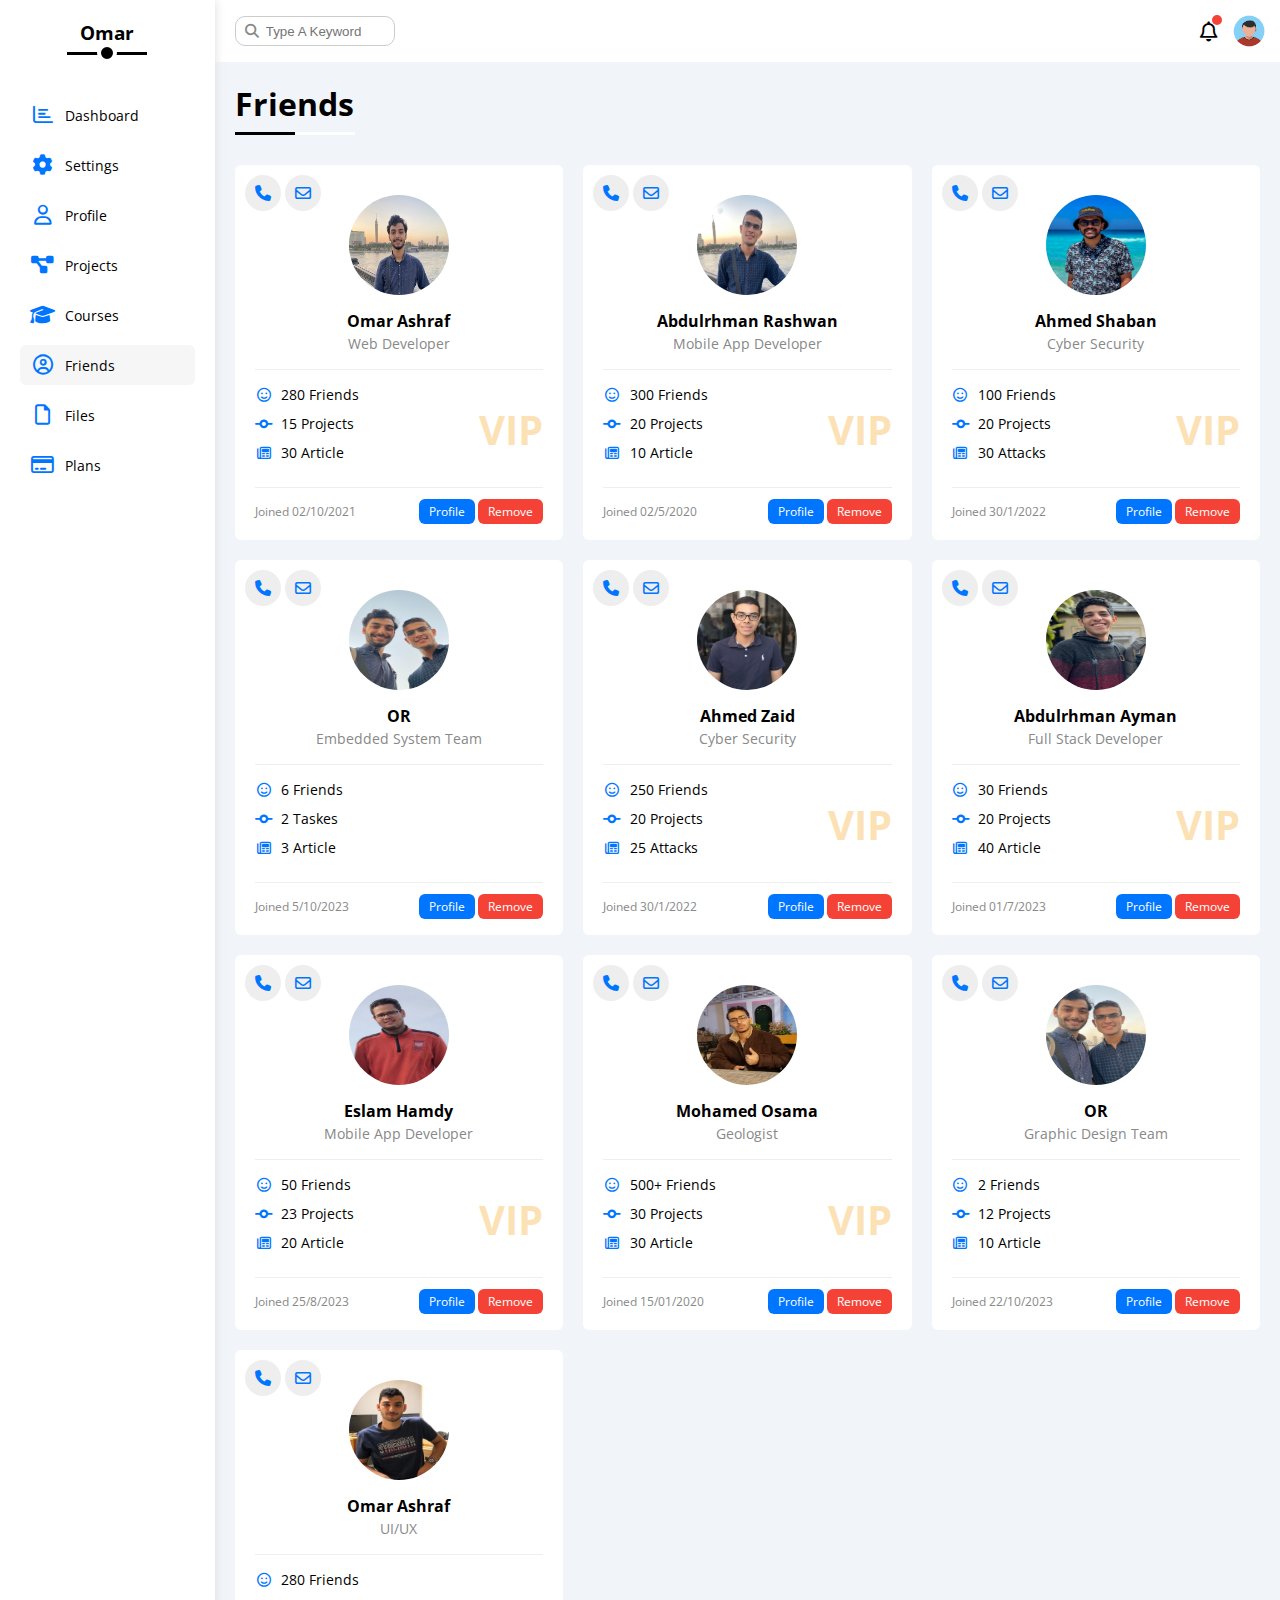
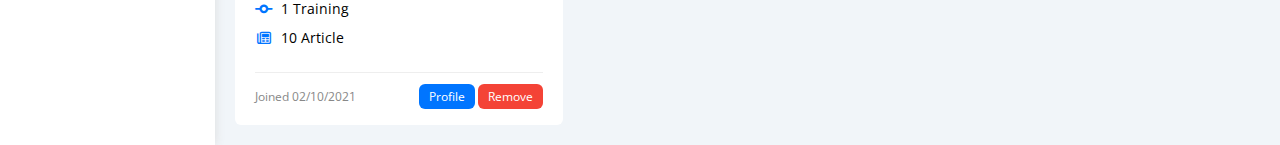
<file: friends.html>
<!DOCTYPE html>
<html lang="en">

<head>
  <meta charset="UTF-8" />
  <meta http-equiv="X-UA-Compatible" content="IE=edge" />
  <meta name="viewport" content="width=device-width, initial-scale=1.0" />
  <title>Friends</title>
  <link rel="website icon" type="jpg" href="imgs/frineds_icon.jpg" />
  <link rel="stylesheet" href="css/all.min.css" />
  <link rel="stylesheet" href="css/framework.css" />
  <link rel="stylesheet" href="css/master.css" />
  <link rel="preconnect" href="https://fonts.googleapis.com" />
  <link rel="preconnect" href="https://fonts.gstatic.com" crossorigin />
  <link href="https://fonts.googleapis.com/css2?family=Open+Sans:wght@300;500&#038;display=swap" rel="stylesheet" />
</head>

<body>
  <div class="page d-flex">
    <div class="sidebar bg-white p-20 p-relative">
      <h3 class="p-relative txt-c mt-0">Omar</h3>
      <ul>
        <li>
          <a class="d-flex align-center fs-14 c-black rad-6 p-10" href="index.html">
            <i class="fa-regular fa-chart-bar fa-fw"></i>
            <span>Dashboard</span>
          </a>
        </li>
        <li>
          <a class="d-flex align-center fs-14 c-black rad-6 p-10" href="settings.html">
            <i class="fa-solid fa-gear fa-fw"></i>
            <span>Settings</span>
          </a>
        </li>
        <li>
          <a class="d-flex align-center fs-14 c-black rad-6 p-10" href="profile.html">
            <i class="fa-regular fa-user fa-fw"></i>
            <span>Profile</span>
          </a>
        </li>
        <li>
          <a class="d-flex align-center fs-14 c-black rad-6 p-10" href="projects.html">
            <i class="fa-solid fa-diagram-project fa-fw"></i>
            <span>Projects</span>
          </a>
        </li>
        <li>
          <a class="d-flex align-center fs-14 c-black rad-6 p-10" href="courses.html">
            <i class="fa-solid fa-graduation-cap fa-fw"></i>
            <span>Courses</span>
          </a>
        </li>
        <li>
          <a class="active d-flex align-center fs-14 c-black rad-6 p-10" href="friends.html">
            <i class="fa-regular fa-circle-user fa-fw"></i>
            <span>Friends</span>
          </a>
        </li>
        <li>
          <a class="d-flex align-center fs-14 c-black rad-6 p-10" href="files.html">
            <i class="fa-regular fa-file fa-fw"></i>
            <span>Files</span>
          </a>
        </li>
        <li>
          <a class="d-flex align-center fs-14 c-black rad-6 p-10" href="plans.html">
            <i class="fa-regular fa-credit-card fa-fw"></i>
            <span>Plans</span>
          </a>
        </li>
      </ul>
    </div>
    <div class="content w-full">
      <!-- Start Head -->
      <div class="head bg-white p-15 between-flex">
        <div class="search p-relative">
          <input class="p-10" type="search" placeholder="Type A Keyword" />
        </div>
        <div class="icons d-flex align-center">
          <span class="notification p-relative">
            <i class="fa-regular fa-bell fa-lg"></i>
          </span>
          <img decoding="async" src="imgs/avatar.png" alt="" />
        </div>
      </div>
      <!-- End Head -->
      <h1 class="p-relative">Friends</h1>
      <div class="friends-page d-grid m-20 gap-20">
        <div class="friend bg-white p-20 rad-6 p-relative">
          <div class="contact">
            <i class="fa-solid fa-phone"></i>
            <i class="fa-regular fa-envelope"></i>
          </div>
          <div class="txt-c">
            <img src="imgs/omar-1.jpg" alt="" class="rad-half mt-10 mb-10 w-100 h-100">
            <h4 class="m-0">Omar Ashraf</h4>
            <span class="c-grey fs-14 mt-5 mb-0">Web Developer</span>
          </div>
          <div class="icons fs-14 p-relative">
            <div class="mb-10">
              <i class="fa-regular fa-face-smile fa-fw"></i>
              <span>280 Friends</span>
            </div>
            <div class="mb-10">
              <i class="fa-solid fa-code-commit fa-fw"></i>
              <span>15 Projects</span>
            </div>
            <div class="mb-10">
              <i class="fa-regular fa-newspaper fa-fw"></i>
              <span>30 Article</span>
            </div>
            <div class="vip fw-bold c-orange">VIP</div>
          </div>
          <div class="info between-flex fs-12">
            <span class="c-grey">Joined 02/10/2021</span>
            <div>
              <a class="pro btn-shape c-white bg-blue" href="profile.html">Profile</a>
              <a class="rem btn-shape c-white bg-red" href="#">Remove</a>
            </div>
          </div>
        </div>
        <div class="friend bg-white p-20 rad-6 p-relative">
          <div class="contact">
            <i class="fa-solid fa-phone"></i>
            <i class="fa-regular fa-envelope"></i>
          </div>
          <div class="txt-c">
            <img src="imgs/rashwan-1.jpg" alt="" class="rad-half mt-10 mb-10 w-100 h-100">
            <h4 class="m-0">Abdulrhman Rashwan</h4>
            <span class="c-grey fs-14 mt-5 mb-0">Mobile App Developer</span>
          </div>
          <div class="icons fs-14 p-relative">
            <div class="mb-10">
              <i class="fa-regular fa-face-smile fa-fw"></i>
              <span>300 Friends</span>
            </div>
            <div class="mb-10">
              <i class="fa-solid fa-code-commit fa-fw"></i>
              <span>20 Projects</span>
            </div>
            <div class="mb-10">
              <i class="fa-regular fa-newspaper fa-fw"></i>
              <span>10 Article</span>
            </div>
            <div class="vip fw-bold c-orange">VIP</div>
          </div>
          <div class="info between-flex fs-12">
            <span class="c-grey">Joined 02/5/2020</span>
            <div>
              <a class="pro btn-shape c-white bg-blue" href="profile.html">Profile</a>
              <a class="rem btn-shape c-white bg-red" href="#">Remove</a>
            </div>
          </div>
        </div>
        <div class="friend bg-white p-20 rad-6 p-relative">
          <div class="contact">
            <i class="fa-solid fa-phone"></i>
            <i class="fa-regular fa-envelope"></i>
          </div>
          <div class="txt-c">
            <img src="imgs/shaban-1.jpg" alt="" class="rad-half mt-10 mb-10 w-100 h-100">
            <h4 class="m-0">Ahmed Shaban</h4>
            <span class="c-grey fs-14 mt-5 mb-0">Cyber Security</span>
          </div>
          <div class="icons fs-14 p-relative">
            <div class="mb-10">
              <i class="fa-regular fa-face-smile fa-fw"></i>
              <span>100 Friends</span>
            </div>
            <div class="mb-10">
              <i class="fa-solid fa-code-commit fa-fw"></i>
              <span>20 Projects</span>
            </div>
            <div class="mb-10">
              <i class="fa-regular fa-newspaper fa-fw"></i>
              <span>30 Attacks</span>
            </div>
            <div class="vip fw-bold c-orange">VIP</div>
          </div>
          <div class="info between-flex fs-12">
            <span class="c-grey">Joined 30/1/2022</span>
            <div>
              <a class="pro btn-shape c-white bg-blue" href="profile.html">Profile</a>
              <a class="rem btn-shape c-white bg-red" href="#">Remove</a>
            </div>
          </div>
        </div>
        <div class="friend bg-white p-20 rad-6 p-relative">
          <div class="contact">
            <i class="fa-solid fa-phone"></i>
            <i class="fa-regular fa-envelope"></i>
          </div>
          <div class="txt-c">
            <img src="imgs/or-1.jpg" alt="" class="rad-half mt-10 mb-10 w-100 h-100">
            <h4 class="m-0">OR</h4>
            <span class="c-grey fs-14 mt-5 mb-0">Embedded System Team</span>
          </div>
          <div class="icons fs-14 p-relative">
            <div class="mb-10">
              <i class="fa-regular fa-face-smile fa-fw"></i>
              <span>6 Friends</span>
            </div>
            <div class="mb-10">
              <i class="fa-solid fa-code-commit fa-fw"></i>
              <span>2 Taskes</span>
            </div>
            <div class="mb-10">
              <i class="fa-regular fa-newspaper fa-fw"></i>
              <span>3 Article</span>
            </div>
          </div>
          <div class="info between-flex fs-12">
            <span class="c-grey">Joined 5/10/2023</span>
            <div>
              <a class="pro btn-shape c-white bg-blue" href="profile.html">Profile</a>
              <a class="rem btn-shape c-white bg-red" href="#">Remove</a>
            </div>
          </div>
        </div>
        <div class="friend bg-white p-20 rad-6 p-relative">
          <div class="contact">
            <i class="fa-solid fa-phone"></i>
            <i class="fa-regular fa-envelope"></i>
          </div>
          <div class="txt-c">
            <img src="imgs/abozaid.jpg" alt="" class="rad-half mt-10 mb-10 w-100 h-100">
            <h4 class="m-0">Ahmed Zaid</h4>
            <span class="c-grey fs-14 mt-5 mb-0">Cyber Security</span>
          </div>
          <div class="icons fs-14 p-relative">
            <div class="mb-10">
              <i class="fa-regular fa-face-smile fa-fw"></i>
              <span>250 Friends</span>
            </div>
            <div class="mb-10">
              <i class="fa-solid fa-code-commit fa-fw"></i>
              <span>20 Projects</span>
            </div>
            <div class="mb-10">
              <i class="fa-regular fa-newspaper fa-fw"></i>
              <span>25 Attacks</span>
            </div>
            <div class="vip fw-bold c-orange">VIP</div>
          </div>
          <div class="info between-flex fs-12">
            <span class="c-grey">Joined 30/1/2022</span>
            <div>
              <a class="pro btn-shape c-white bg-blue" href="profile.html">Profile</a>
              <a class="rem btn-shape c-white bg-red" href="#">Remove</a>
            </div>
          </div>
        </div>
        <div class="friend bg-white p-20 rad-6 p-relative">
          <div class="contact">
            <i class="fa-solid fa-phone"></i>
            <i class="fa-regular fa-envelope"></i>
          </div>
          <div class="txt-c">
            <img src="imgs/abuo.jpg" alt="" class="rad-half mt-10 mb-10 w-100 h-100">
            <h4 class="m-0">Abdulrhman Ayman</h4>
            <span class="c-grey fs-14 mt-5 mb-0">Full Stack Developer</span>
          </div>
          <div class="icons fs-14 p-relative">
            <div class="mb-10">
              <i class="fa-regular fa-face-smile fa-fw"></i>
              <span>30 Friends</span>
            </div>
            <div class="mb-10">
              <i class="fa-solid fa-code-commit fa-fw"></i>
              <span>20 Projects</span>
            </div>
            <div class="mb-10">
              <i class="fa-regular fa-newspaper fa-fw"></i>
              <span>40 Article</span>
            </div>
            <div class="vip fw-bold c-orange">VIP</div>
          </div>
          <div class="info between-flex fs-12">
            <span class="c-grey">Joined 01/7/2023</span>
            <div>
              <a class="pro btn-shape c-white bg-blue" href="profile.html">Profile</a>
              <a class="rem btn-shape c-white bg-red" href="#">Remove</a>
            </div>
          </div>
        </div>
        <div class="friend bg-white p-20 rad-6 p-relative">
          <div class="contact">
            <i class="fa-solid fa-phone"></i>
            <i class="fa-regular fa-envelope"></i>
          </div>
          <div class="txt-c">
            <img src="imgs/eslam-1.jpg" alt="" class="rad-half mt-10 mb-10 w-100 h-100">
            <h4 class="m-0">Eslam Hamdy</h4>
            <span class="c-grey fs-14 mt-5 mb-0">Mobile App Developer</span>
          </div>
          <div class="icons fs-14 p-relative">
            <div class="mb-10">
              <i class="fa-regular fa-face-smile fa-fw"></i>
              <span>50 Friends</span>
            </div>
            <div class="mb-10">
              <i class="fa-solid fa-code-commit fa-fw"></i>
              <span>23 Projects</span>
            </div>
            <div class="mb-10">
              <i class="fa-regular fa-newspaper fa-fw"></i>
              <span>20 Article</span>
            </div>
            <div class="vip fw-bold c-orange">VIP</div>
          </div>
          <div class="info between-flex fs-12">
            <span class="c-grey">Joined 25/8/2023</span>
            <div>
              <a class="pro btn-shape c-white bg-blue" href="profile.html">Profile</a>
              <a class="rem btn-shape c-white bg-red" href="#">Remove</a>
            </div>
          </div>
        </div>
        <div class="friend bg-white p-20 rad-6 p-relative">
          <div class="contact">
            <i class="fa-solid fa-phone"></i>
            <i class="fa-regular fa-envelope"></i>
          </div>
          <div class="txt-c">
            <img src="imgs/osos.jpg" alt="" class="rad-half mt-10 mb-10 w-100 h-100">
            <h4 class="m-0">Mohamed Osama</h4>
            <span class="c-grey fs-14 mt-5 mb-0">Geologist</span>
          </div>
          <div class="icons fs-14 p-relative">
            <div class="mb-10">
              <i class="fa-regular fa-face-smile fa-fw"></i>
              <span>500+ Friends</span>
            </div>
            <div class="mb-10">
              <i class="fa-solid fa-code-commit fa-fw"></i>
              <span>30 Projects</span>
            </div>
            <div class="mb-10">
              <i class="fa-regular fa-newspaper fa-fw"></i>
              <span>30 Article</span>
            </div>
            <div class="vip fw-bold c-orange">VIP</div>
          </div>
          <div class="info between-flex fs-12">
            <span class="c-grey">Joined 15/01/2020</span>
            <div>
              <a class="pro btn-shape c-white bg-blue" href="profile.html">Profile</a>
              <a class="rem btn-shape c-white bg-red" href="#">Remove</a>
            </div>
          </div>
        </div>
        <div class="friend bg-white p-20 rad-6 p-relative">
          <div class="contact">
            <i class="fa-solid fa-phone"></i>
            <i class="fa-regular fa-envelope"></i>
          </div>
          <div class="txt-c">
            <img src="imgs/or-2.jpg" alt="" class="rad-half mt-10 mb-10 w-100 h-100">
            <h4 class="m-0">OR</h4>
            <span class="c-grey fs-14 mt-5 mb-0">Graphic Design Team</span>
          </div>
          <div class="icons fs-14 p-relative">
            <div class="mb-10">
              <i class="fa-regular fa-face-smile fa-fw"></i>
              <span>2 Friends</span>
            </div>
            <div class="mb-10">
              <i class="fa-solid fa-code-commit fa-fw"></i>
              <span>12 Projects</span>
            </div>
            <div class="mb-10">
              <i class="fa-regular fa-newspaper fa-fw"></i>
              <span>10 Article</span>
            </div>
          </div>
          <div class="info between-flex fs-12">
            <span class="c-grey">Joined 22/10/2023</span>
            <div>
              <a class="pro btn-shape c-white bg-blue" href="profile.html">Profile</a>
              <a class="rem btn-shape c-white bg-red" href="#">Remove</a>
            </div>
          </div>
        </div>
        <div class="friend bg-white p-20 rad-6 p-relative">
          <div class="contact">
            <i class="fa-solid fa-phone"></i>
            <i class="fa-regular fa-envelope"></i>
          </div>
          <div class="txt-c">
            <img src="imgs/omar-2.jpg" alt="" class="rad-half mt-10 mb-10 w-100 h-100">
            <h4 class="m-0">Omar Ashraf</h4>
            <span class="c-grey fs-14 mt-5 mb-0">UI/UX</span>
          </div>
          <div class="icons fs-14 p-relative">
            <div class="mb-10">
              <i class="fa-regular fa-face-smile fa-fw"></i>
              <span>280 Friends</span>
            </div>
            <div class="mb-10">
              <i class="fa-solid fa-code-commit fa-fw"></i>
              <span>1 Training</span>
            </div>
            <div class="mb-10">
              <i class="fa-regular fa-newspaper fa-fw"></i>
              <span>10 Article</span>
            </div>
          </div>
          <div class="info between-flex fs-12">
            <span class="c-grey">Joined 02/10/2021</span>
            <div>
              <a class="pro btn-shape c-white bg-blue" href="profile.html">Profile</a>
              <a class="rem btn-shape c-white bg-red" href="#">Remove</a>
            </div>
          </div>
        </div>
      </div>
    </div>
  </div>
</body>

</html>
</file>
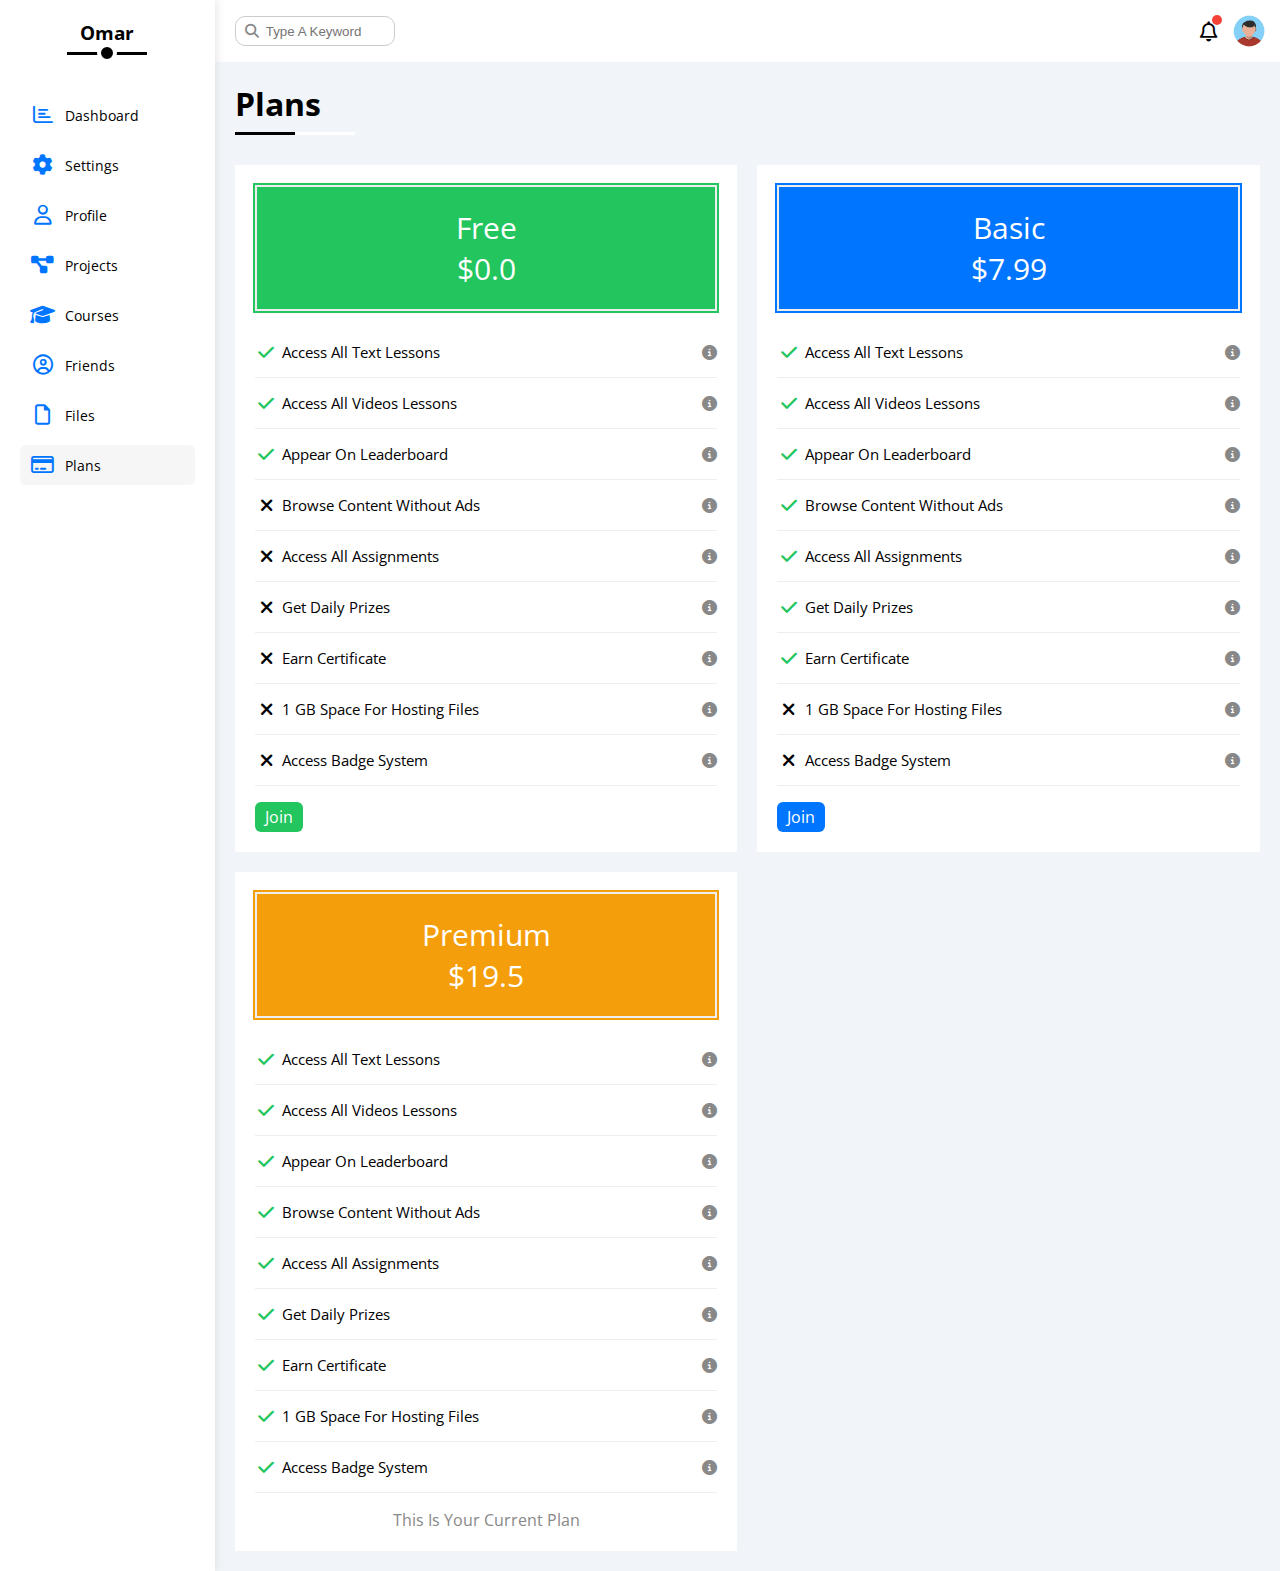
<file: plans.html>
<!DOCTYPE html>
<html lang="en">

<head>
  <meta charset="UTF-8" />
  <meta http-equiv="X-UA-Compatible" content="IE=edge" />
  <meta name="viewport" content="width=device-width, initial-scale=1.0" />
  <title>Plans</title>
  <link rel="website icon" type="png" href="imgs/plans_icon.png" />
  <link rel="stylesheet" href="css/all.min.css" />
  <link rel="stylesheet" href="css/framework.css" />
  <link rel="stylesheet" href="css/master.css" />
  <link rel="preconnect" href="https://fonts.googleapis.com" />
  <link rel="preconnect" href="https://fonts.gstatic.com" crossorigin />
  <link href="https://fonts.googleapis.com/css2?family=Open+Sans:wght@300;500&#038;display=swap" rel="stylesheet" />
</head>

<body>
  <div class="page d-flex">
    <div class="sidebar bg-white p-20 p-relative">
      <h3 class="p-relative txt-c mt-0">Omar</h3>
      <ul>
        <li>
          <a class="d-flex align-center fs-14 c-black rad-6 p-10" href="index.html">
            <i class="fa-regular fa-chart-bar fa-fw"></i>
            <span>Dashboard</span>
          </a>
        </li>
        <li>
          <a class="d-flex align-center fs-14 c-black rad-6 p-10" href="settings.html">
            <i class="fa-solid fa-gear fa-fw"></i>
            <span>Settings</span>
          </a>
        </li>
        <li>
          <a class="d-flex align-center fs-14 c-black rad-6 p-10" href="profile.html">
            <i class="fa-regular fa-user fa-fw"></i>
            <span>Profile</span>
          </a>
        </li>
        <li>
          <a class="d-flex align-center fs-14 c-black rad-6 p-10" href="projects.html">
            <i class="fa-solid fa-diagram-project fa-fw"></i>
            <span>Projects</span>
          </a>
        </li>
        <li>
          <a class="d-flex align-center fs-14 c-black rad-6 p-10" href="courses.html">
            <i class="fa-solid fa-graduation-cap fa-fw"></i>
            <span>Courses</span>
          </a>
        </li>
        <li>
          <a class="d-flex align-center fs-14 c-black rad-6 p-10" href="friends.html">
            <i class="fa-regular fa-circle-user fa-fw"></i>
            <span>Friends</span>
          </a>
        </li>
        <li>
          <a class="d-flex align-center fs-14 c-black rad-6 p-10" href="files.html">
            <i class="fa-regular fa-file fa-fw"></i>
            <span>Files</span>
          </a>
        </li>
        <li>
          <a class="active d-flex align-center fs-14 c-black rad-6 p-10" href="plans.html">
            <i class="fa-regular fa-credit-card fa-fw"></i>
            <span>Plans</span>
          </a>
        </li>
      </ul>
    </div>
    <div class="content w-full">
      <!-- Start Head -->
      <div class="head bg-white p-15 between-flex">
        <div class="search p-relative">
          <input class="p-10" type="search" placeholder="Type A Keyword" />
        </div>
        <div class="icons d-flex align-center">
          <span class="notification p-relative">
            <i class="fa-regular fa-bell fa-lg"></i>
          </span>
          <img decoding="async" src="imgs/avatar.png" alt="" />
        </div>
      </div>
      <!-- End Head -->
      <h1 class="p-relative">Plans</h1>
      <div class="plans-page d-grid m-20 gap-20">
        <div class="plan green p-20 bg-white">
          <div class="top c-white bg-green txt-c p-20">
            <span class="fs-30">Free</span>
            <span class="d-block fs-30">$0.0</span>
          </div>
          <ul>
            <li>
              <i class="fa-solid fa-check fa-fw yes"></i>
              <span>Access All Text Lessons</span>
              <i class="fa-solid fa-circle-info help"></i>
            </li>
            <li>
              <i class="fa-solid fa-check fa-fw yes"></i>
              <span>Access All Videos Lessons</span>
              <i class="fa-solid fa-circle-info help"></i>
            </li>
            <li>
              <i class="fa-solid fa-check fa-fw yes"></i>
              <span>Appear On Leaderboard</span>
              <i class="fa-solid fa-circle-info help"></i>
            </li>
            <li>
              <i class="fa-solid fa-xmark fa-fw"></i>
              <span>Browse Content Without Ads</span>
              <i class="fa-solid fa-circle-info help"></i>
            </li>
            <li>
              <i class="fa-solid fa-xmark fa-fw"></i>
              <span>Access All Assignments</span>
              <i class="fa-solid fa-circle-info help"></i>
            </li>
            <li>
              <i class="fa-solid fa-xmark fa-fw"></i>
              <span>Get Daily Prizes</span>
              <i class="fa-solid fa-circle-info help"></i>
            </li>
            <li>
              <i class="fa-solid fa-xmark fa-fw"></i>
              <span>Earn Certificate</span>
              <i class="fa-solid fa-circle-info help"></i>
            </li>
            <li>
              <i class="fa-solid fa-xmark fa-fw"></i>
              <span>1 GB Space For Hosting Files</span>
              <i class="fa-solid fa-circle-info help"></i>
            </li>
            <li>
              <i class="fa-solid fa-xmark fa-fw"></i>
              <span>Access Badge System</span>
              <i class="fa-solid fa-circle-info help"></i>
            </li>
          </ul>
          <a href="#" class="btn-shape bg-green c-white d-block w-fit">Join</a>
        </div>
        <div class="plan blue p-20 bg-white">
          <div class="top c-white bg-blue txt-c p-20">
            <span class="fs-30">Basic</span>
            <span class="d-block fs-30">$7.99</span>
          </div>
          <ul class="list-none p-0">
            <li>
              <i class="fa-solid fa-check fa-fw yes"></i>
              <span>Access All Text Lessons</span>
              <i class="fa-solid fa-circle-info help"></i>
            </li>
            <li>
              <i class="fa-solid fa-check fa-fw yes"></i>
              <span>Access All Videos Lessons</span>
              <i class="fa-solid fa-circle-info help"></i>
            </li>
            <li>
              <i class="fa-solid fa-check fa-fw yes"></i>
              <span>Appear On Leaderboard</span>
              <i class="fa-solid fa-circle-info help"></i>
            </li>
            <li>
              <i class="fa-solid fa-check fa-fw yes"></i>
              <span>Browse Content Without Ads</span>
              <i class="fa-solid fa-circle-info help"></i>
            </li>
            <li>
              <i class="fa-solid fa-check fa-fw yes"></i>
              <span>Access All Assignments</span>
              <i class="fa-solid fa-circle-info help"></i>
            </li>
            <li>
              <i class="fa-solid fa-check fa-fw yes"></i>
              <span>Get Daily Prizes</span>
              <i class="fa-solid fa-circle-info help"></i>
            </li>
            <li>
              <i class="fa-solid fa-check fa-fw yes"></i>
              <span>Earn Certificate</span>
              <i class="fa-solid fa-circle-info help"></i>
            </li>
            <li>
              <i class="fa-solid fa-xmark fa-fw"></i>
              <span>1 GB Space For Hosting Files</span>
              <i class="fa-solid fa-circle-info help"></i>
            </li>
            <li>
              <i class="fa-solid fa-xmark fa-fw"></i>
              <span>Access Badge System</span>
              <i class="fa-solid fa-circle-info help"></i>
            </li>
          </ul>
          <a href="#" class="btn-shape bg-blue c-white d-block w-fit">Join</a>
        </div>
        <div class="plan orange p-20 bg-white">
          <div class="top c-white bg-orange txt-c p-20">
            <span class="fs-30">Premium</span>
            <span class="d-block fs-30">$19.5</span>
          </div>
          <ul class="list-none p-0">
            <li>
              <i class="fa-solid fa-check fa-fw yes"></i>
              <span>Access All Text Lessons</span>
              <i class="fa-solid fa-circle-info help"></i>
            </li>
            <li>
              <i class="fa-solid fa-check fa-fw yes"></i>
              <span>Access All Videos Lessons</span>
              <i class="fa-solid fa-circle-info help"></i>
            </li>
            <li>
              <i class="fa-solid fa-check fa-fw yes"></i>
              <span>Appear On Leaderboard</span>
              <i class="fa-solid fa-circle-info help"></i>
            </li>
            <li>
              <i class="fa-solid fa-check fa-fw yes"></i>
              <span>Browse Content Without Ads</span>
              <i class="fa-solid fa-circle-info help"></i>
            </li>
            <li>
              <i class="fa-solid fa-check fa-fw yes"></i>
              <span>Access All Assignments</span>
              <i class="fa-solid fa-circle-info help"></i>
            </li>
            <li>
              <i class="fa-solid fa-check fa-fw yes"></i>
              <span>Get Daily Prizes</span>
              <i class="fa-solid fa-circle-info help"></i>
            </li>
            <li>
              <i class="fa-solid fa-check fa-fw yes"></i>
              <span>Earn Certificate</span>
              <i class="fa-solid fa-circle-info help"></i>
            </li>
            <li>
              <i class="fa-solid fa-check fa-fw yes"></i>
              <span>1 GB Space For Hosting Files</span>
              <i class="fa-solid fa-circle-info help"></i>
            </li>
            <li>
              <i class="fa-solid fa-check fa-fw yes"></i>
              <span>Access Badge System</span>
              <i class="fa-solid fa-circle-info help"></i>
            </li>
          </ul>
          <p class="c-grey m-0 txt-c">This Is Your Current Plan</p>
        </div>
      </div>
    </div>
  </div>
</body>

</html>
</file>
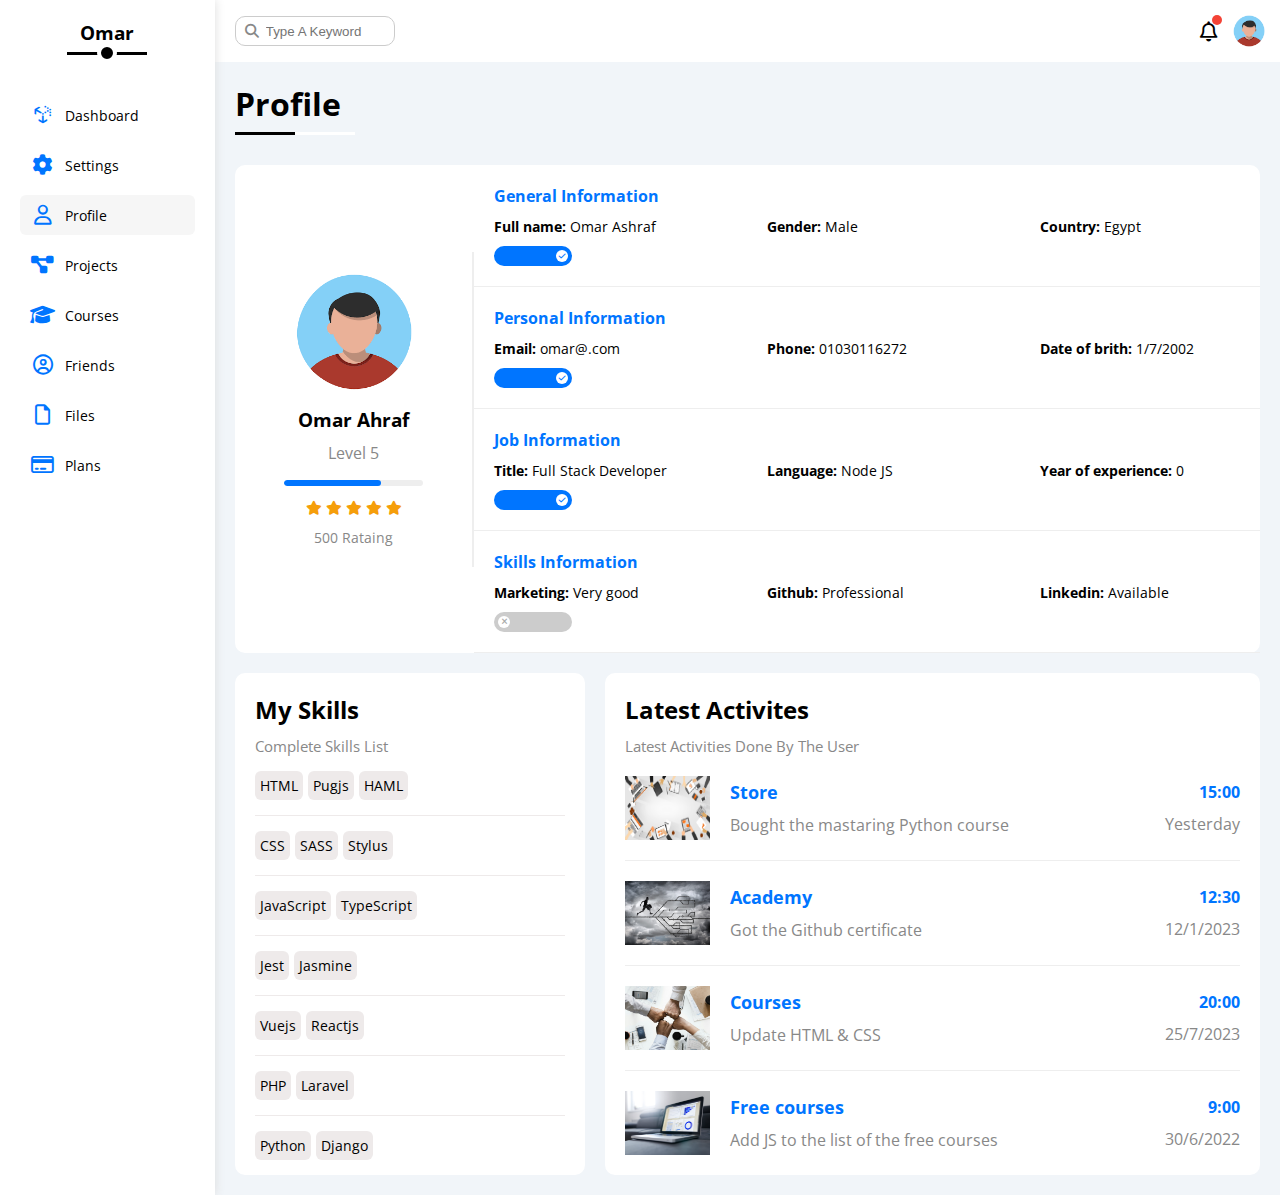
<file: profile.html>
<!DOCTYPE html>
<html lang="en">

<head>
  <meta charset="UTF-8">
  <meta http-equiv="X-UA-Compatible" content="IE=edge">
  <meta name="viewport" content="width=device-width, initial-scale=1.0">
  <link rel="website icon" type="jpg" href="imgs/profile_icon.jpg" />
  <!-- Font Awesome -->
  <link rel="stylesheet" href="css/all.min.css">
  <link rel="stylesheet" href="css/framework.css">
  <link rel="stylesheet" href="css/master.css">
  <!-- Google Fonts -->
  <link rel="preconnect" href="https://fonts.googleapis.com" />
  <link rel="preconnect" href="https://fonts.gstatic.com" crossorigin />
  <link rel="preconnect" href="https://fonts.googleapis.com">
  <link rel="preconnect" href="https://fonts.gstatic.com" crossorigin>
  <link rel="preconnect" href="https://fonts.googleapis.com">
  <link rel="preconnect" href="https://fonts.gstatic.com" crossorigin>
  <link href="https://fonts.googleapis.com/css2?family=Open+Sans:wght@300;400;500;600;700;800&display=swap"
    rel="stylesheet">
  <title>Profile</title>
</head>

<body>
  <DIV class="page d-flex">
    <div class="sidebar bg-white p-20 p-relative">
      <h3 class="p-relative txt-c mt-0">Omar</h3>
      <ul>
        <li>
          <a class=" d-flex align-center fs-14 c-black rad-6 p-10" href="index.html">
            <i class="fa-brands fa-uncharted fa-fw"></i>
            <span>Dashboard</span>
          </a>
        </li>
        <li>
          <a class="d-flex align-center fs-14 c-black rad-6 p-10" href="settings.html">
            <i class="fa-solid fa-gear fa-fw"></i>
            <span>Settings</span>
          </a>
        </li>
        <li>
          <a class="active d-flex align-center fs-14 c-black rad-6 p-10" href="profile.html">
            <i class="fa-regular fa-user fa-fw"></i>
            <span>Profile</span>
          </a>
        </li>
        <li>
          <a class="d-flex align-center fs-14 c-black rad-6 p-10" href="projects.html">
            <i class="fa-solid fa-diagram-project fa-fw"></i>
            <span>Projects</span>
          </a>
        </li>
        <li>
          <a class="d-flex align-center fs-14 c-black rad-6 p-10" href="courses.html">
            <i class="fa-solid fa-graduation-cap fa-fw"></i>
            <span>Courses</span>
          </a>
        </li>
        <li>
          <a class="d-flex align-center fs-14 c-black rad-6 p-10" href="friends.html">
            <i class="fa-regular fa-circle-user fa-fw"></i>
            <span>Friends</span>
          </a>
        </li>
        <li>
          <a class="d-flex align-center fs-14 c-black rad-6 p-10" href="files.html">
            <i class="fa-regular fa-file fa-fw"></i>
            <span>Files</span>
          </a>
        </li>
        <li>
          <a class="d-flex align-center fs-14 c-black rad-6 p-10" href="plans.html">
            <i class="fa-regular fa-credit-card fa-fw"></i>
            <span>Plans</span>
          </a>
        </li>
      </ul>
    </div>
    <div class="content w-full">
      <!-- Start head -->
      <div class="head bg-white p-15 between-flex">
        <din class="search p-relative">
          <input type="search" placeholder="Type A Keyword">
        </din>
        <div class="icons d-flex align-center">
          <span class="notification p-relative">
            <i class="fa-regular fa-bell fa-lg"></i>
          </span>
          <img decoding="async" src="imgs/avatar.png" alt="" />
        </div>
      </div>
      <!-- End head -->
      <h1 class="p-relative">Profile</h1>
      <div class="profile-page m-20 ">
        <!-- Start overview -->
        <div class="overview d-flex bg-white align-center rad-10">
          <div class="avatar p-20 txt-c">
            <img class="mb-10 rad-half" src="imgs/avatar.png" alt="">
            <h3 class="m-0">Omar Ahraf</h3>
            <p class="c-grey mt-10">Level 5</p>
            <div class="level rad-6 bg-eee p-relative">
              <span style="width:70%"></span>
            </div>
            <div class="rataing mt-10 mb-10">
              <i class="fa-solid fa-star c-orange fs-14"></i>
              <i class="fa-solid fa-star c-orange fs-14"></i>
              <i class="fa-solid fa-star c-orange fs-14"></i>
              <i class="fa-solid fa-star c-orange fs-14"></i>
              <i class="fa-solid fa-star c-orange fs-14"></i>
            </div>
            <p class="c-grey m-0 fs-14">500 Rataing</p>
          </div>
          <!-- Start row info -->
          <div class="info txt-c-mobile w-full">
            <div class="box d-flex between-flex p-20">
              <h4 class="m-0 fs-16 c-blue w-full">General Information</h4>
              <div class="fs-14">
                <span class="fw-bold">Full name:</span>
                <span>Omar Ashraf</span>
              </div>
              <div class="fs-14">
                <span class="fw-bold">Gender:</span>
                <span>Male</span>
              </div>
              <div class="fs-14">
                <span class="fw-bold">Country:</span>
                <span>Egypt</span>
              </div>
              <div class="fs-14">
                <label class="align-center">
                  <input class="toggle-checkbox" type="checkbox" checked>
                  <div class="toggle-switch"></div>
                </label>
              </div>
            </div>
            <div class="box d-flex between-flex p-20">
              <h4 class="m-0 fs-16 c-blue w-full">Personal Information</h4>
              <div class="fs-14">
                <span class="fw-bold">Email:</span>
                <span>omar@.com</span>
              </div>
              <div class="fs-14">
                <span class="fw-bold">Phone:</span>
                <span>01030116272</span>
              </div>
              <div class="fs-14">
                <span class="fw-bold">Date of brith:</span>
                <span>1/7/2002</span>
              </div>
              <div class="fs-14">
                <label class="align-center">
                  <input class="toggle-checkbox" type="checkbox" checked>
                  <div class="toggle-switch"></div>
                </label>
              </div>
            </div>
            <div class="box d-flex between-flex p-20">
              <h4 class="m-0 fs-16 c-blue w-full">Job Information</h4>
              <div class="fs-14">
                <span class="fw-bold">Title:</span>
                <span>Full Stack Developer</span>
              </div>
              <div class="fs-14">
                <span class="fw-bold">Language:</span>
                <span>Node JS</span>
              </div>
              <div class="fs-14">
                <span class="fw-bold">Year of experience:</span>
                <span>0</span>
              </div>
              <div class="fs-14">
                <label class="align-center">
                  <input class="toggle-checkbox" type="checkbox" checked>
                  <div class="toggle-switch"></div>
                </label>
              </div>
            </div>
            <div class="box d-flex between-flex p-20">
              <h4 class="m-0 fs-16 c-blue w-full">Skills Information</h4>
              <div class="fs-14">
                <span class="fw-bold">Marketing:</span>
                <span>Very good</span>
              </div>
              <div class="fs-14">
                <span class="fw-bold">Github:</span>
                <span>Professional</span>
              </div>
              <div class="fs-14">
                <span class="fw-bold">Linkedin:</span>
                <span>Available</span>
              </div>
              <div class="fs-14">
                <label class="align-center">
                  <input class="toggle-checkbox" type="checkbox">
                  <div class="toggle-switch"></div>
                </label>
              </div>
            </div>
          </div>
          <!-- End row info -->
        </div>
        <!-- End overview -->
        <!-- Start other data -->
        <div class="other-data d-flex gap-20">
          <div class="skills mt-20 bg-white p-20 rad-10">
            <h2 class="mt-0 mb-10">My Skills</h2>
            <p class="mb-20 c-grey fs-15 mt-0">Complete Skills List </p>
            <ul class="m-0 txt-c-mobile">
              <li class="fs-14"><span>HTML</span><span>Pugjs</span><span>HAML</span></li>
              <li class="fs-14"><span>CSS</span><span>SASS</span><span>Stylus</span></li>
              <li class="fs-14"><span>JavaScript</span><span>TypeScript</span></li>
              <li class="fs-14"><span>Jest</span><span>Jasmine</span></li>
              <li class="fs-14"><span>Vuejs</span><span>Reactjs</span></li>
              <li class="fs-14"><span>PHP</span><span>Laravel</span></li>
              <li class="fs-14"><span>Python</span><span>Django</span></li>
            </ul>
          </div>
          <div class="activites mt-20 bg-white p-20 rad-10">
            <h2 class="mt-0 mb-10">Latest Activites</h2>
            <p class="mb-20 c-grey fs-15 mt-0">Latest Activities Done By The User</p>
            <div class="activity d-flex align-center txt-c-mobile">
              <img src="imgs/activity-1.jpg" alt="">
              <div class="info">
                <span class="d-block c-blue mb-10 fw-bold fs-18">Store</span>
                <span class="c-grey">Bought the mastaring Python course</span>
              </div>
              <div class="date">
                <span class="d-block mb-10 c-blue fw-bold">15:00</span>
                <span class="c-grey">Yesterday</span>
              </div>
            </div>
            <div class="activity d-flex align-center txt-c-mobile">
              <img src="imgs/activity-2.jpg" alt="">
              <div class="info">
                <span class="d-block c-blue mb-10 fw-bold fs-18">Academy</span>
                <span class="c-grey">Got the Github certificate</span>
              </div>
              <div class="date">
                <span class="d-block mb-10 c-blue fw-bold">12:30</span>
                <span class="c-grey">12/1/2023</span>
              </div>
            </div>
            <div class="activity d-flex align-center txt-c-mobile">
              <img src="imgs/activity-3.jpg" alt="">
              <div class="info">
                <span class="d-block c-blue mb-10 fw-bold fs-18">Courses</span>
                <span class="c-grey">Update HTML & CSS</span>
              </div>
              <div class="date">
                <span class="d-block mb-10 c-blue fw-bold">20:00</span>
                <span class="c-grey">25/7/2023</span>
              </div>
            </div>
            <div class="activity d-flex align-center txt-c-mobile">
              <img src="imgs/activity-4.jpg" alt="">
              <div class="info">
                <span class="d-block c-blue mb-10 fw-bold fs-18">Free courses</span>
                <span class="c-grey">Add JS to the list of the free courses</span>
              </div>
              <div class="date">
                <span class="d-block mb-10 c-blue fw-bold">9:00</span>
                <span class="c-grey">30/6/2022</span>
              </div>
            </div>
          </div>
        </div>
        <!-- End other data -->
      </div>
    </div>
  </div>
</body>

</html>
</file>
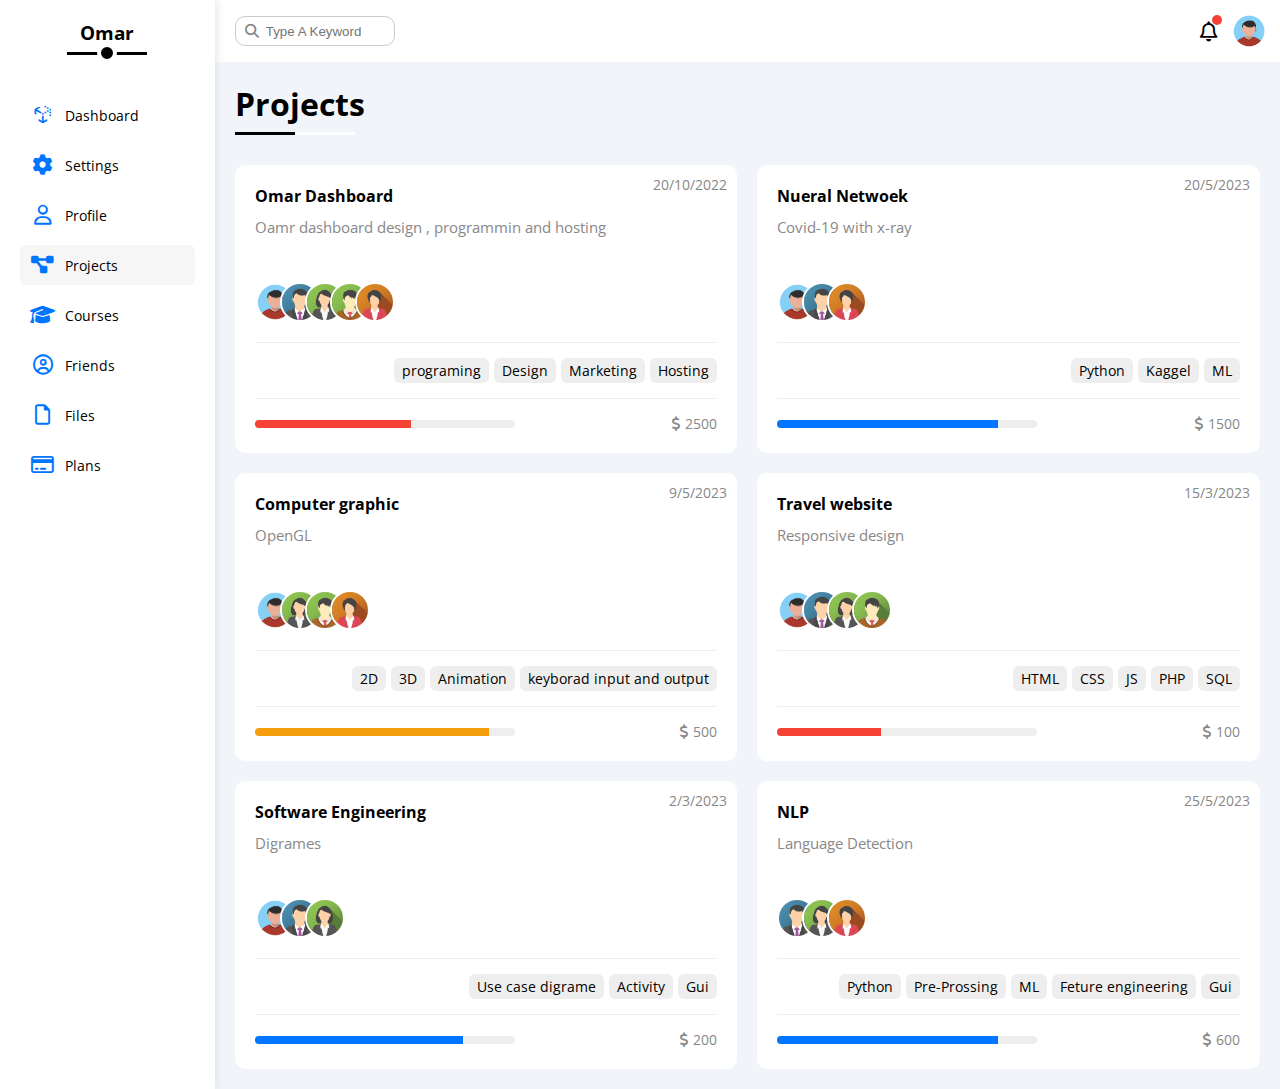
<file: projects.html>
<!DOCTYPE html>
<html lang="en">

<head>
  <meta charset="UTF-8">
  <meta http-equiv="X-UA-Compatible" content="IE=edge">
  <meta name="viewport" content="width=device-width, initial-scale=1.0">
  <link rel="website icon" type="png" href="imgs/project_icon.png" />
  <!-- Font Awesome -->
  <link rel="stylesheet" href="css/all.min.css">
  <link rel="stylesheet" href="css/framework.css">
  <link rel="stylesheet" href="css/master.css">
  <!-- Google Fonts -->
  <link rel="preconnect" href="https://fonts.googleapis.com" />
  <link rel="preconnect" href="https://fonts.gstatic.com" crossorigin />
  <link rel="preconnect" href="https://fonts.googleapis.com">
  <link rel="preconnect" href="https://fonts.gstatic.com" crossorigin>
  <link rel="preconnect" href="https://fonts.googleapis.com">
  <link rel="preconnect" href="https://fonts.gstatic.com" crossorigin>
  <link href="https://fonts.googleapis.com/css2?family=Open+Sans:wght@300;400;500;600;700;800&display=swap"
    rel="stylesheet">
  <title>Projects</title>
</head>

<body>
  <DIV class="page d-flex">
    <div class="sidebar bg-white p-20 p-relative">
      <h3 class="p-relative txt-c mt-0">Omar</h3>
      <ul>
        <li>
          <a class=" d-flex align-center fs-14 c-black rad-6 p-10" href="index.html">
            <i class="fa-brands fa-uncharted fa-fw"></i>
            <span>Dashboard</span>
          </a>
        </li>
        <li>
          <a class="d-flex align-center fs-14 c-black rad-6 p-10" href="settings.html">
            <i class="fa-solid fa-gear fa-fw"></i>
            <span>Settings</span>
          </a>
        </li>
        <li>
          <a class="d-flex align-center fs-14 c-black rad-6 p-10" href="profile.html">
            <i class="fa-regular fa-user fa-fw"></i>
            <span>Profile</span>
          </a>
        </li>
        <li>
          <a class="active d-flex align-center fs-14 c-black rad-6 p-10" href="projects.html">
            <i class="fa-solid fa-diagram-project fa-fw"></i>
            <span>Projects</span>
          </a>
        </li>
        <li>
          <a class="d-flex align-center fs-14 c-black rad-6 p-10" href="courses.html">
            <i class="fa-solid fa-graduation-cap fa-fw"></i>
            <span>Courses</span>
          </a>
        </li>
        <li>
          <a class="d-flex align-center fs-14 c-black rad-6 p-10" href="friends.html">
            <i class="fa-regular fa-circle-user fa-fw"></i>
            <span>Friends</span>
          </a>
        </li>
        <li>
          <a class="d-flex align-center fs-14 c-black rad-6 p-10" href="files.html">
            <i class="fa-regular fa-file fa-fw"></i>
            <span>Files</span>
          </a>
        </li>
        <li>
          <a class="d-flex align-center fs-14 c-black rad-6 p-10" href="plans.html">
            <i class="fa-regular fa-credit-card fa-fw"></i>
            <span>Plans</span>
          </a>
        </li>
      </ul>
    </div>
    <div class="content w-full">
      <!-- Start head -->
      <div class="head bg-white p-15 between-flex">
        <din class="search p-relative">
          <input type="search" placeholder="Type A Keyword">
        </din>
        <div class="icons d-flex align-center">
          <span class="notification p-relative">
            <i class="fa-regular fa-bell fa-lg"></i>
          </span>
          <img decoding="async" src="imgs/avatar.png" alt="" />
        </div>
      </div>
      <!-- End head -->
      <h1 class="p-relative">Projects</h1>
      <div class="project-page m-20 d-grid gap-20">
        <div class="project p-relative bg-white rad-10 p-20">
          <span class="date fs-14 c-grey">20/10/2022</span>
          <h4 class="m-0">Omar Dashboard</h4>
          <p class="mt-10 mb-10 fs-15 c-grey">Oamr dashboard design , programmin and hosting</p>
          <div class="team">
            <a href="#"><img src="imgs/avatar.png" alt=""></a>
            <a href="#"><img src="imgs/team-01.png" alt=""></a>
            <a href="#"><img src="imgs/team-02.png" alt=""></a>
            <a href="#"><img src="imgs/team-03.png" alt=""></a>
            <a href="#"><img src="imgs/team-04.png" alt=""></a>
          </div>
          <div class="do d-flex">
            <span class="fs-14 rad-6 bg-eee">programing</span>
            <span class="fs-14 rad-6 bg-eee">Design</span>
            <span class="fs-14 rad-6 bg-eee">Marketing</span>
            <span class="fs-14 rad-6 bg-eee">Hosting</span>
          </div>
          <div class="info between-flex">
            <div class="prog bg-eee">
              <span class="bg-red" style="width: 60%;"></span>
            </div>
            <div class="fs-14 c-grey">
              <i class="fa-solid fa-dollar-sign"></i>
              2500
            </div>
          </div>
        </div>
        <div class="project p-relative bg-white rad-10 p-20">
          <span class="date fs-14 c-grey">20/5/2023</span>
          <h4 class="m-0">Nueral Netwoek</h4>
          <p class="mt-10 mb-10 fs-15 c-grey">Covid-19 with x-ray</p>
          <div class="team">
            <a href="#"><img src="imgs/avatar.png" alt=""></a>
            <a href="#"><img src="imgs/team-01.png" alt=""></a>
            <a href="#"><img src="imgs/team-04.png" alt=""></a>
          </div>
          <div class="do d-flex">
            <span class="fs-14 rad-6 bg-eee">Python</span>
            <span class="fs-14 rad-6 bg-eee">Kaggel</span>
            <span class="fs-14 rad-6 bg-eee">ML</span>
          </div>
          <div class="info between-flex">
            <div class="prog bg-eee">
              <span class="bg-blue" style="width: 85%;"></span>
            </div>
            <div class="fs-14 c-grey">
              <i class="fa-solid fa-dollar-sign"></i>
              1500
            </div>
          </div>
        </div>
        <div class="project p-relative bg-white rad-10 p-20">
          <span class="date fs-14 c-grey">9/5/2023</span>
          <h4 class="m-0">Computer graphic</h4>
          <p class="mt-10 mb-10 fs-15 c-grey">OpenGL </p>
          <div class="team">
            <a href="#"><img src="imgs/avatar.png" alt=""></a>
            <a href="#"><img src="imgs/team-02.png" alt=""></a>
            <a href="#"><img src="imgs/team-03.png" alt=""></a>
            <a href="#"><img src="imgs/team-04.png" alt=""></a>
          </div>
          <div class="do d-flex">
            <span class="fs-14 rad-6 bg-eee">2D</span>
            <span class="fs-14 rad-6 bg-eee">3D</span>
            <span class="fs-14 rad-6 bg-eee">Animation</span>
            <span class="fs-14 rad-6 bg-eee">keyborad input and output</span>
          </div>
          <div class="info between-flex">
            <div class="prog bg-eee">
              <span class="bg-orange" style="width: 90%;"></span>
            </div>
            <div class="fs-14 c-grey">
              <i class="fa-solid fa-dollar-sign"></i>
              500
            </div>
          </div>
        </div>
        <div class="project p-relative bg-white rad-10 p-20">
          <span class="date fs-14 c-grey">15/3/2023</span>
          <h4 class="m-0">Travel website</h4>
          <p class="mt-10 mb-10 fs-15 c-grey">Responsive design</p>
          <div class="team">
            <a href="#"><img src="imgs/avatar.png" alt=""></a>
            <a href="#"><img src="imgs/team-01.png" alt=""></a>
            <a href="#"><img src="imgs/team-02.png" alt=""></a>
            <a href="#"><img src="imgs/team-03.png" alt=""></a>
          </div>
          <div class="do d-flex">
            <span class="fs-14 rad-6 bg-eee">HTML</span>
            <span class="fs-14 rad-6 bg-eee">CSS</span>
            <span class="fs-14 rad-6 bg-eee">JS</span>
            <span class="fs-14 rad-6 bg-eee">PHP</span>
            <span class="fs-14 rad-6 bg-eee">SQL</span>
          </div>
          <div class="info between-flex">
            <div class="prog bg-eee">
              <span class="bg-red" style="width: 40%;"></span>
            </div>
            <div class="fs-14 c-grey">
              <i class="fa-solid fa-dollar-sign"></i>
              100
            </div>
          </div>
        </div>
        <div class="project p-relative bg-white rad-10 p-20">
          <span class="date fs-14 c-grey">2/3/2023</span>
          <h4 class="m-0">Software Engineering</h4>
          <p class="mt-10 mb-10 fs-15 c-grey">Digrames</p>
          <div class="team">
            <a href="#"><img src="imgs/avatar.png" alt=""></a>
            <a href="#"><img src="imgs/team-01.png" alt=""></a>
            <a href="#"><img src="imgs/team-02.png" alt=""></a>
          </div>
          <div class="do d-flex">
            <span class="fs-14 rad-6 bg-eee">Use case digrame</span>
            <span class="fs-14 rad-6 bg-eee">Activity</span>
            <span class="fs-14 rad-6 bg-eee">Gui</span>
          </div>
          <div class="info between-flex">
            <div class="prog bg-eee">
              <span class="bg-blue" style="width: 80%;"></span>
            </div>
            <div class="fs-14 c-grey">
              <i class="fa-solid fa-dollar-sign"></i>
              200
            </div>
          </div>
        </div>
        <div class="project p-relative bg-white rad-10 p-20">
          <span class="date fs-14 c-grey">25/5/2023</span>
          <h4 class="m-0">NLP</h4>
          <p class="mt-10 mb-10 fs-15 c-grey">Language Detection</p>
          <div class="team">
            <a href="#"><img src="imgs/team-01.png" alt=""></a>
            <a href="#"><img src="imgs/team-02.png" alt=""></a>
            <a href="#"><img src="imgs/team-04.png" alt=""></a>
          </div>
          <div class="do d-flex">
            <span class="fs-14 rad-6 bg-eee">Python</span>
            <span class="fs-14 rad-6 bg-eee">Pre-Prossing</span>
            <span class="fs-14 rad-6 bg-eee">ML</span>
            <span class="fs-14 rad-6 bg-eee">Feture engineering</span>
            <span class="fs-14 rad-6 bg-eee">Gui</span>
          </div>
          <div class="info between-flex">
            <div class="prog bg-eee">
              <span class="bg-blue" style="width: 85%;"></span>
            </div>
            <div class="fs-14 c-grey">
              <i class="fa-solid fa-dollar-sign"></i>
              600
            </div>
          </div>
        </div>
      </div>
    </div>
  </div>
</body>

</html>
</file>
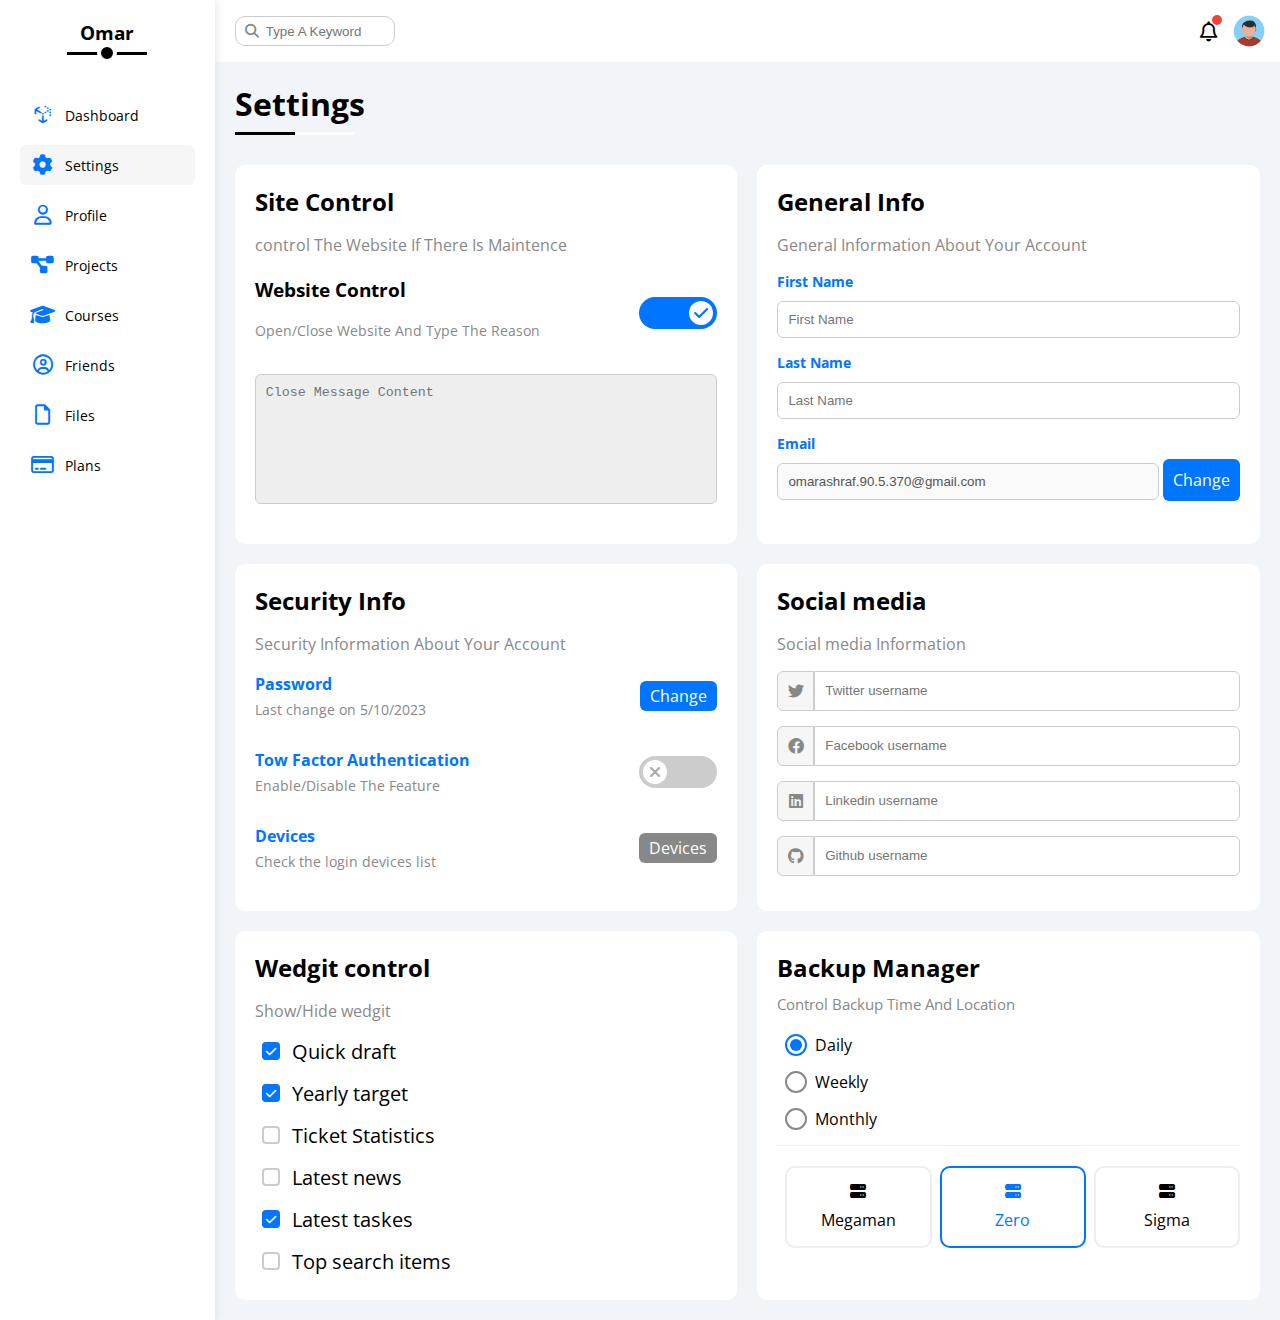
<file: settings.html>
<!DOCTYPE html>
<html lang="en">

<head>
  <meta charset="UTF-8">
  <meta http-equiv="X-UA-Compatible" content="IE=edge">
  <meta name="viewport" content="width=device-width, initial-scale=1.0">
  <link rel="website icon" type="png" href="imgs/setting_icon.png" />
  <!-- Font Awesome -->
  <link rel="stylesheet" href="css/all.min.css">
  <link rel="stylesheet" href="css/framework.css">
  <link rel="stylesheet" href="css/master.css">
  <!-- Google Fonts -->
  <link rel="preconnect" href="https://fonts.googleapis.com" />
  <link rel="preconnect" href="https://fonts.gstatic.com" crossorigin />
  <link rel="preconnect" href="https://fonts.googleapis.com">
  <link rel="preconnect" href="https://fonts.gstatic.com" crossorigin>
  <link rel="preconnect" href="https://fonts.googleapis.com">
  <link rel="preconnect" href="https://fonts.gstatic.com" crossorigin>
  <link href="https://fonts.googleapis.com/css2?family=Open+Sans:wght@300;400;500;600;700;800&display=swap"
    rel="stylesheet">
  <title>Settings</title>
</head>

<body>
  <DIV class="page d-flex">
    <div class="sidebar bg-white p-20 p-relative">
      <h3 class="p-relative txt-c mt-0">Omar</h3>
      <ul>
        <li>
          <a class=" d-flex align-center fs-14 c-black rad-6 p-10" href="index.html">
            <i class="fa-brands fa-uncharted fa-fw"></i>
            <span>Dashboard</span>
          </a>
        </li>
        <li>
          <a class=" active d-flex align-center fs-14 c-black rad-6 p-10" href="settings.html">
            <i class="fa-solid fa-gear fa-fw"></i>
            <span>Settings</span>
          </a>
        </li>
        <li>
          <a class="d-flex align-center fs-14 c-black rad-6 p-10" href="profile.html">
            <i class="fa-regular fa-user fa-fw"></i>
            <span>Profile</span>
          </a>
        </li>
        <li>
          <a class="d-flex align-center fs-14 c-black rad-6 p-10" href="projects.html">
            <i class="fa-solid fa-diagram-project fa-fw"></i>
            <span>Projects</span>
          </a>
        </li>
        <li>
          <a class="d-flex align-center fs-14 c-black rad-6 p-10" href="courses.html">
            <i class="fa-solid fa-graduation-cap fa-fw"></i>
            <span>Courses</span>
          </a>
        </li>
        <li>
          <a class="d-flex align-center fs-14 c-black rad-6 p-10" href="friends.html">
            <i class="fa-regular fa-circle-user fa-fw"></i>
            <span>Friends</span>
          </a>
        </li>
        <li>
          <a class="d-flex align-center fs-14 c-black rad-6 p-10" href="files.html">
            <i class="fa-regular fa-file fa-fw"></i>
            <span>Files</span>
          </a>
        </li>
        <li>
          <a class="d-flex align-center fs-14 c-black rad-6 p-10" href="plans.html">
            <i class="fa-regular fa-credit-card fa-fw"></i>
            <span>Plans</span>
          </a>
        </li>
      </ul>
    </div>
    <div class="content w-full">
      <!-- Start head -->
      <div class="head bg-white p-15 between-flex">
        <din class="search p-relative">
          <input type="search" placeholder="Type A Keyword">
        </din>
        <div class="icons d-flex align-center">
          <span class="notification p-relative">
            <i class="fa-regular fa-bell fa-lg"></i>
          </span>
          <img decoding="async" src="imgs/avatar.png" alt="" />
        </div>
      </div>
      <!-- End head -->
      <h1 class="p-relative">Settings</h1>
      <div class="settings-page m-20 d-grid gap-20">
        <!-- Start Settings box -->
        <div class="bg-white rad-10 p-20">
          <h2 class="mt-0 mb-10">Site Control</h2>
          <p class="c-grey">control The Website If There Is Maintence</p>
          <div class="between-flex mb-20">
            <div>
              <h3 class="mt-5">Website Control</h3>
              <p class="c-grey mt-0 fs-14">Open/Close Website And Type The Reason</p>
            </div>
            <div>
              <label class="align-center">
                <input class="toggle-checkbox" type="checkbox" checked>
                <div class="toggle-switch"></div>
              </label>
            </div>
          </div>
          <textarea placeholder="Close Message Content"
            class="d-block outline-blue  mb-20 w-full p-10 b-none bg-eee rad-6"></textarea>
        </div>
        <!-- End Settings box -->
        <!-- Start General Info box -->
        <div class="bg-white rad-10 p-20">
          <h2 class="mt-0 mb-10">General Info</h2>
          <p class="c-grey">General Information About Your Account</p>
          <div class="mb-15">
            <label class="fs-14 fw-bold c-blue d-block" for="first">First Name</label>
            <input class="d-block b-none border-ccc p-10 mt-10 rad-6 w-full outline-blue" type="text"
              placeholder="First Name" id="first">
          </div>
          <div class="mb-15">
            <label class="fs-14 fw-bold c-blue d-block" for="last">Last Name</label>
            <input class="d-block b-none border-ccc p-10 mt-10 rad-6 w-full outline-blue" type="text"
              placeholder="Last Name" id="last">
          </div>
          <div>
            <label class="fs-14 fw-bold c-blue d-block" for="email">Email</label>
            <input class="email b-none border-ccc p-10 mt-10 rad-6 outline-blue" type="email"
              value="omarashraf.90.5.370@gmail.com" id="email" disabled>
            <a href="#" class="email-b">Change</a>
          </div>
        </div>
        <!-- End General Info box -->
        <!-- Start Security Info box -->
        <div class="bg-white rad-10 p-20">
          <h2 class="mt-0 mb-10">Security Info</h2>
          <p class="c-grey">Security Information About Your Account</p>
          <div class="between-flex mb-25">
            <div class="lh-7">
              <span class="d-block fs-16 fw-bold c-blue">Password</span>
              <span class="c-grey d-block fs-14">Last change on 5/10/2023</span>
            </div>
            <div>
              <a href="#" class="btn-shape c-white bg-blue">Change</a>
            </div>
          </div>
          <div class="between-flex mb-25">
            <div class="lh-7">
              <span class="d-block fs-16 fw-bold c-blue">Tow Factor Authentication</span>
              <span class="c-grey d-block fs-14">Enable/Disable The Feature</span>
            </div>
            <div>
              <label class="align-center">
                <input class="toggle-checkbox" type="checkbox">
                <div class="toggle-switch"></div>
              </label>
            </div>
          </div>
          <div class="between-flex">
            <div class="lh-7">
              <span class="d-block fs-16 fw-bold c-blue">Devices</span>
              <span class="c-grey d-block fs-14">Check the login devices list</span>
            </div>
            <div>
              <a href="#" class="device btn-shape">Devices</a>
            </div>
          </div>
        </div>
        <!-- End Security Info box -->
        <!-- Start Social media box -->
        <div class="social-boxs bg-white rad-10 p-20">
          <h2 class="mt-0 mb-10">Social media</h2>
          <p class="c-grey">Social media Information</p>
          <div class="d-flex align-center mb-15">
            <i class="fa-brands fa-twitter center-flex c-grey one"></i>
            <input type="text" placeholder="Twitter username" class="one w-full">
          </div>
          <div class="d-flex align-center mb-15">
            <i class="fa-brands fa-facebook center-flex c-grey two"></i>
            <input type="text" placeholder="Facebook username" class="two w-full">
          </div>
          <div class="d-flex align-center mb-15">
            <i class="fa-brands fa-linkedin center-flex c-grey three"></i>
            <input type="text" placeholder="Linkedin username" class="three w-full">
          </div>
          <div class="d-flex align-center mb-15">
            <i class="fa-brands fa-github center-flex c-grey four"></i>
            <input type="text" placeholder="Github username" class="four w-full">
          </div>
        </div>
        <!-- End Social Media box -->
        <!-- Start Wedgit Control box -->
        <div class="wedgit-control bg-white rad-10 p-20">
          <h2 class="mt-0 mb-10">Wedgit control</h2>
          <p class="c-grey">Show/Hide wedgit</p>
          <div class="control d-flex align-center mb-15">
            <input type="checkbox" id="one" checked>
            <label for="one" class="fs-20">Quick draft</label>
          </div>
          <div class="control d-flex align-center mb-15">
            <input type="checkbox" id="two" checked>
            <label for="two" class="fs-20">Yearly target</label>
          </div>
          <div class="control d-flex align-center mb-15">
            <input type="checkbox" id="three">
            <label for="three" class="fs-20">Ticket Statistics</label>
          </div>
          <div class="control d-flex align-center mb-15">
            <input type="checkbox" id="four">
            <label for="four" class="fs-20">Latest news</label>
          </div>
          <div class="control d-flex align-center mb-15">
            <input type="checkbox" id="five" checked>
            <label for="five" class="fs-20">Latest taskes</label>
          </div>
          <div class="control d-flex align-center mb-5">
            <input type="checkbox" id="six">
            <label for="six" class="fs-20">Top search items</label>
          </div>
        </div>
        <!-- End Wedgit Control box -->
        <!-- Start Backup Manager box -->
        <div class="backup-control p-20 bg-white rad-10">
          <h2 class="mt-0 mb-10">Backup Manager</h2>
          <p class="mt-0 mb-20 c-grey fs-15">Control Backup Time And Location</p>
          <div class="date d-flex align-center mb-15">
            <input type="radio" name="time" id="daily" checked />
            <label for="daily">Daily</label>
          </div>
          <div class="date d-flex align-center mb-15">
            <input type="radio" name="time" id="weekly" />
            <label for="weekly">Weekly</label>
          </div>
          <div class="date d-flex align-center mb-15">
            <input type="radio" name="time" id="monthly" />
            <label for="monthly">Monthly</label>
          </div>
          <div class="servers d-flex align-center txt-c">
            <input type="radio" name="servers" id="server-one" />
            <div class="server mb-15 rad-10 w-full">
              <label class="d-block m-15" for="server-one">
                <i class="fa-solid fa-server d-block mb-10"></i>
                Megaman
              </label>
            </div>
            <input type="radio" name="servers" id="server-two" checked />
            <div class="server mb-15 rad-10 w-full">
              <label class="d-block m-15" for="server-two">
                <i class="fa-solid fa-server d-block mb-10"></i>
                Zero
              </label>
            </div>
            <input type="radio" name="servers" id="server-three" />
            <div class="server mb-15 rad-10 w-full">
              <label class="d-block m-15" for="server-three">
                <i class="fa-solid fa-server d-block mb-10"></i>
                Sigma
              </label>
            </div>
          </div>
        </div>
        <!-- End Backup Manager box -->
      </div>
    </div>
  </div>
</body>

</html>
</file>
<file: css/framework.css>
/* Start colors */
:root {
  --blue-color: #0075ff;
  --blue-alt-color: #0d69d5;
  --orange-color: #f59e0b;
  --green-color: #22c55e;
  --red-color: #f44336;
  --grey-color: #888;
  --main-transition: 0.3s;
}

/* end colors */


/* Start box */
.d-flex {
  display: flex;
}

.align-center {
  align-items: center;
}

.space-between {
  justify-content: space-between;
}

.d-grid {
  display: grid;
}

.gap-20 {
  gap: 20px;
}

.d-block {
  display: block;
}

@media(max-width:767px) {
  .block-mobile {
    display: block;
  }

  .hide-mobile {
    display: none;
  }
}

/* End box */


/* Start padding and margin */
.p-10 {
  padding: 10px;
}

.p-15 {
  padding: 15px;
}

.p-20 {
  padding: 20px;
}

.pt-20 {
  padding-top: 20px;
}

.pb-20 {
  padding-bottom: 20px;
}

.pl-15 {
  padding-left: 15px;
}

.m-20 {
  margin: 20px;
}

.m-0 {
  margin: 0;
}

.m-15 {
  margin: 15px;
}

.mt-0 {
  margin-top: 0;
}

.mt-5 {
  margin-top: 5px;
}

.mt-10 {
  margin-top: 10px;
}

.mt-15 {
  margin-top: 15px;
}

.mt-20 {
  margin-top: 20px;
}

.mt-25 {
  margin-top: 25px;
}

.mr-0 {
  margin-right: 0;
}

.mr-10 {
  margin-right: 10px;
}

.mr-15 {
  margin-right: 15px;
}

.mr-20 {
  margin-right: 20px;
}

.ml-0 {
  margin-left: 0;
}

.ml-30 {
  margin-left: 30px;
}

.ml-auto {
  margin-left: auto;
}

.mb-0 {
  margin-bottom: 0;
}

.mb-5 {
  margin-bottom: 5px;
}

.mb-8 {
  margin-bottom: 8px;
}

.mb-10 {
  margin-bottom: 10px;
}

.mb-15 {
  margin-bottom: 15px;
}

.mb-20 {
  margin-bottom: 20px;
}

.mb-25 {
  margin-bottom: 25px;
}

.w-100 {
  width: 100px;
}

.h-100 {
  height: 100px;
}

.w-full {
  width: 100%;
}

.w-fit {
  width: fit-content;
}

.h-full {
  height: 100%;
}

.b-none {
  border: none;
}

/* End padding and margin */


/* Start color */
.bg-white {
  background-color: white;
}

.bg-grey {
  background-color: var(--grey-color);
}

.bg-eee {
  background-color: #eee;
}

.bg-blue {
  background-color: var(--blue-color);
}

.bg-green {
  background-color: var(--green-color);
}

.bg-orange {
  background-color: var(--orange-color);
}

.bg-red {
  background-color: var(--red-color);
}

.c-orange {
  color: var(--orange-color);
}

.c-black {
  color: black;
}

.c-grey {
  color: var(--grey-color);
}

.c-blue {
  color: var(--blue-color);
}

.c-green {
  color: var(--green-color);
}

.c-red {
  color: red;
}

.c-white {
  color: white;
}

.outline-blue {
  outline-color: var(--blue-color);
}

/* End color */


/* Start position */
.p-relative {
  position: relative;
}

.p-absolute {
  position: absolute;
}

/* End position */

/* Start font */
.txt-c {
  text-align: center;
}

.fs-12 {
  font-size: 12px;
}

.fs-14 {
  font-size: 14px;
}

.fs-15 {
  font-size: 15px;
}

.fs-16 {
  font-size: 16px;
}

.fs-18 {
  font-size: 18px;
}

.fs-19 {
  font-size: 19px;
}

.fs-20 {
  font-size: 20px;
}

.fs-25 {
  font-size: 25px;
}

.fs-30 {
  font-size: 30px;
}


.fw-bold {
  font-weight: bold;
}

.lh-7 {
  line-height: 1.7;
}

@media(max-width:767px) {
  .txt-c-mobile {
    text-align: center;
  }
}

/* End font */


/* Start border */
.rad-6 {
  border-radius: 6px;
}

.rad-10 {
  border-radius: 10px;
}

.rad-half {
  border-radius: 50%;
}

/* End border */


/* Start componant */
.between-flex {
  display: flex;
  align-items: center;
  justify-content: space-between;
}

.center-flex {
  display: flex;
  align-items: center;
  justify-content: center;
}

.btn-shape {
  padding: 4px 10px;
  border-radius: 6px;
}

.border-ccc {
  border: 1px solid #ccc;
}

.border-eee {
  border: 1px solid #eee;
}

/* End componant */
</file>
<file: css/master.css>
:root {
  --blue-color: #0075ff;
  --blue-alt-color: #0d69d5;
  --orange-color: #f59e0b;
  --green-color: #22c55e;
  --red-color: #f44336;
  --grey-color: #888;
  --main-transition: 0.3s;
}

* {
  box-sizing: border-box;
}

body {
  font-family: 'Open Sans', sans-serif;
  margin: 0;
}


a {
  text-decoration: none;
}

ul {
  list-style: none;
  padding: 0;
}

::-webkit-scrollbar {
  width: 15px;
}

::-webkit-scrollbar-track {
  background-color: white;
}

::-webkit-scrollbar-thumb {
  background-color: var(--blue-color);
}

::-webkit-scrollbar-thumb:hover {
  background-color: var(--blue-alt-color);
}

.page {
  background-color: #f1f5f9;
  min-height: 100vh;
}

/* Start Sidebar */
.sidebar {
  width: 250px;
  box-shadow: 0 0 10px #ddd;
}

.sidebar>h3 {
  margin-bottom: 50px;
}

.sidebar>h3::before,
.sidebar>h3::after {
  content: "";
  position: absolute;
  background-color: black;
  transform: translateX(-50%);
  left: 50%;
}

.sidebar>h3::before {
  width: 80px;
  height: 3px;
  bottom: -10px;
}

.sidebar>h3::after {
  width: 12px;
  height: 12px;
  border-radius: 50%;
  border: 4px solid white;
  bottom: -18px;
}


.sidebar ul li a {
  transition: 0.3s;
  margin-bottom: 10px;
}

.sidebar ul li a:hover,
.sidebar ul li a.active {
  background-color: #f6f6f6;
}

.sidebar ul li a i {
  font-size: 20px;
  color: #0075ff;
  transition: 0.3s;
}

.sidebar ul li:hover a i {
  color: #0d69d5;
  font-size: 24px;
}

.sidebar ul li a span {
  font-size: 14px;
  margin-left: 10px;
}

@media (max-width:767px) {
  .sidebar {
    width: 60px;
    padding: 10px;
  }

  .sidebar>h3 {
    font-size: 14px;
    margin-bottom: 10px;
  }

  .sidebar>h3::before,
  .sidebar>h3::after,
  .sidebar ul li a span {
    display: none;
  }

}

/* End Sidebar */

/* Start content */
.content {
  overflow: hidden;
}

.head .search::before {
  font-family: var(--fa-style-family-classic);
  content: "\f002";
  font-weight: 900;
  position: absolute;
  left: 15px;
  top: 50%;
  transform: translateY(-50%);
  color: var(--grey-color);
  font-size: 14px;
  transition: 0.3s;
}

.head .search:hover::before {
  color: var(--blue-alt-color);
}

.head .search input {
  border: 1px solid #ccc;
  border-radius: 10px;
  margin-left: 5px;
  padding-left: 30px;
  width: 160px;
  height: 30px;
  transition: width 0.3s;
}

.head .search input:focus {
  width: 200px;
  outline-color: var(--blue-color);
}

.head .search input:focus::placeholder {
  opacity: 0;
}

.head .icons .notification::before {
  content: "";
  position: absolute;
  width: 10px;
  height: 10px;
  border-radius: 50%;
  background-color: var(--red-color);
  left: 12px;
  top: -5px;
}

.head .icons img {
  width: 32px;
  height: 32px;
  margin-left: 15px;
}

.page h1 {
  margin: 20px 20px 40px;
}

.page h1::before,
.page h1::after {
  content: '';
  position: absolute;
  left: 0;
  height: 3px;
  bottom: -10px;
}

.page h1::before {
  background-color: white;
  width: 120px;
}

.page h1::after {
  background-color: black;
  width: 60px;
}

.wrapper {
  grid-template-columns: repeat(auto-fill, minmax(450px, 1fr));
  margin-left: 20px;
  margin-right: 20px;
}

@media(max-width:767px) {
  .wrapper {
    grid-template-columns: minmax(200px, 1fr);
    margin-left: 10px;
    margin-right: 10px;
  }
}

/* End content */

/* start welcome */
.welcome {
  overflow: hidden;
}

.welcome .intro img {
  width: 200px;
  margin-bottom: -10px;
}

.welcome .avatar {
  width: 60px;
  height: 60px;
  border: 3px solid white;
  border-radius: 50%;
  box-shadow: 0 0 5px #ddd;
  margin-left: 20px;
  margin-top: -30px;
}

.welcome .body {
  border-top: 1px solid #eee;
  border-bottom: 1px solid #eee;
}

.welcome .body>div {
  flex: 1;
}

.welcome .visit {
  margin: 0 15px 15px auto;
  transition: var(--main-transition);
}

.welcome .visit:hover {
  background-color: var(--blue-alt-color);
}

@media(max-width:767px) {
  .welcome .body>div:not(:last-child) {
    margin-bottom: 20px;
  }

  .welcome .intro {
    padding-bottom: 30px;
  }

  .welcome .avatar {
    margin-left: 0;
  }
}

/* end welcome */

/* Start Quick Draft Widget  */

.draft textarea {
  resize: none;
  min-height: 180px;
}

.draft .save {
  margin-left: auto;
  transition: var(--main-transition);
  cursor: pointer;
}

.draft .save:hover {
  background-color: var(--blue-alt-color);
}

/* End Quick Draft Widget  */

/* Start target */
.targets .target-row .icon {
  width: 80px;
  height: 80px;
  margin-right: 15px;
  font-size: 25px;
}

.targets .details {
  flex: 1;
}

.targets .details .progress {
  height: 4px;
}

.targets .details .progress>span {
  position: absolute;
  left: 0;
  top: 0;
  height: 100%;
}

.targets .details .progress>span span {
  position: absolute;
  bottom: 16px;
  right: -16px;
  color: white;
  padding: 2px 5px;
  border-radius: 6px;
  font-size: 13px;
}

.targets .details .progress>span span::after {
  content: "";
  border-color: transparent;
  border-width: 5px;
  border-style: solid;
  position: absolute;
  bottom: -10px;
  left: 50%;
  transform: translateX(-50%);
}

.targets .details .progress>.blue span::after {
  border-top-color: var(--blue-color);
}

.targets .details .progress>.orange span::after {
  border-top-color: var(--orange-color);
}

.targets .details .progress>.green span::after {
  border-top-color: var(--green-color);
}

.blue .icon,
.blue .progress {
  background-color: rgb(0 117 255 / 20%);
}

.orange .icon,
.orange .progress {
  background-color: rgb(245 158 11 / 20%);
}

.green .icon,
.green .progress {
  background-color: rgb(34 197 94 / 20%);
}

/* End target */
/* Start Tickets Statistics widget  */

.tickets .content {
  display: grid;
  grid-template-columns: repeat(auto-fill, minmax(200px, 1fr));
  gap: 20px;
}

.tickets .content .box {
  border: 1px solid #eee;
  border-radius: 15px;
  padding: 20px 0;
}

.tickets .content .box h2 {
  margin: 10px 0;
}

/* End Tickets Statistics widget  */
/* Start Latest News wedgit */
.news .rows .data img {
  width: 125px;
  height: 70px;
  border-radius: 6px;
  margin-right: 20px;
}

.news .rows .data:not(:last-child) {
  margin: 0 0 20px;
  padding-bottom: 20px;
  border-bottom: 1px solid #ccc;
}

.news .rows .data .day {
  margin-left: auto;
}

@media (max-width: 767px) {
  .news .rows {
    display: block;
  }

  .news .rows .data {
    flex-direction: column;
  }

  .news .rows .data img {
    margin: 0;
  }

  .news .rows .data .day {
    margin: 0;
  }
}

/* End Latest News wedgit */

/* Start Latest Tasks wedgit */
.tasks .content .rows:not(:last-child) {
  margin: 0 0 20px;
  padding-bottom: 20px;
  border-bottom: 1px solid #ccc;
}

.tasks .content .rows .deleted {
  text-decoration: line-through;
  opacity: 0.5;
}

.tasks .content .rows i {
  transition: var(--main-transition);
}

.tasks .content .rows i:hover {
  color: var(--red-color);
  cursor: pointer;
}

/* End Latest Tasks wedgit */

/* Start Lasted Uploads wedgit */
.uploads .data .rows:not(:last-child) {
  margin: 0 0 10px;
  padding-bottom: 10px;
  border-bottom: 1px solid #ccc;
}

/* End Lasted Uploads wedgit */

/* Start Last Project Progress  */
.projects ul::before {
  content: "";
  position: absolute;
  left: 11px;
  width: 2px;
  background-color: var(--blue-color);
  height: 100%;
}

.projects ul li::before {
  content: "";
  display: block;
  width: 20px;
  height: 20px;
  background-color: white;
  border: 2px solid white;
  outline: 2px solid var(--blue-color);
  border-radius: 50%;
  margin-right: 15px;
  z-index: 1;
}

.projects ul li.done::before {
  background-color: var(--blue-alt-color);
}

.projects ul li.current::before {
  animation: flasing 0.8s infinite alternate;
}

.projects img {
  position: absolute;
  width: 160px;
  right: 0;
  bottom: 0;
  animation: up 1s infinite alternate;
}

/* End Last Project Progress  */

/* Start reminders */
.reminders ul li .key {
  width: 15px;
  height: 15px;
}

.reminders ul li>.blue {
  border-left: 2px solid var(--blue-color);
}

.reminders ul li>.green {
  border-left: 2px solid var(--green-color);
}

.reminders ul li>.orange {
  border-left: 2px solid var(--orange-color);
}

.reminders ul li>.red {
  border-left: 2px solid var(--red-color);
}

/* End reminders */

/* Start posts wedgit */
.posts .top .avatar {
  width: 60px;
  height: 60px;
}

.posts .post-content {
  border-top: 2px solid #EEE;
  border-bottom: 2px solid #EEE;
  line-height: 1.7;
}

.posts .post-stats .heart:hover {
  cursor: pointer;
  color: var(--red-color);
}

.posts .post-stats .comments:hover {
  cursor: pointer;
  color: var(--blue-color);
}

/* End posts wedgit */

/* Start Social Media */
.social-media .box {
  padding-left: 70px;
}

.social-media .box i {
  position: absolute;
  left: 0;
  top: 0;
  width: 52px;
  transition: 0.3s;
}

.social-media .box i:hover {
  transform: rotate(5deg);
}

.social-media .box a {
  transition: 0.3s;
}

.social-media .box a:hover {
  transform: rotate(3deg);
}

.social-media .github {
  background-color: rgb(51 51 51 / 30%);
  color: #333;
}

.social-media .github i,
.social-media .github a {
  background-color: #333;
}

.social-media .facebook {
  background-color: rgb(24 119 242 / 20%);
  color: #1da1f2;
}

.social-media .facebook i,
.social-media .facebook a {
  background-color: #1877f2;
}

.social-media .youtube {
  background-color: rgb(255 0 0 / 20%);
  color: #ff0000;
}

.social-media .youtube i,
.social-media .youtube a {
  background-color: #ff0000;
}

.social-media .linkedin {
  background-color: rgb(0 119 181 / 20%);
  color: #0077b5;
}

.social-media .linkedin i,
.social-media .linkedin a {
  background-color: #0077b5;
}

/* End Social Media */

/* Start projects */
.project .responsive-table {
  overflow-x: auto;
}

.project table {
  min-width: 1000px;
  border-spacing: 0;
}

.project thead td {
  background-color: #eee;
  font-weight: bold;
}

.project table td {
  padding: 15px;
}

.project table td {
  border-bottom: 1px solid #eee;
  border-left: 1px solid #eee;
  transition: var(--main-transition);
}

.project table tbody tr td:last-child {
  border-right: 1px solid #eee;
}

.project tbody tr:hover td {
  background-color: #faf7f7;
}

.project table img {
  width: 32px;
  height: 32px;
  border-radius: 50%;
  padding: 2px;
  background-color: white;
}

.project table img:not(:first-child) {
  margin-left: -20px;
}

/* End projects */
/* Start settings */
.settings-page {
  grid-template-columns: repeat(auto-fill, minmax(500px, 1fr));
}

@media (max-width:767px) {
  .settings-page {
    grid-template-columns: minmax(100px, 1fr);
    margin-left: 10px;
    margin-right: 10px;
    gap: 10px;
  }
}

.settings-page textarea {
  border: 1px solid #ccc;
  resize: none;
  min-height: 130px;
}

.settings-page .email {
  display: inline-flex;
  width: calc(100% - 81px);
}

.settings-page a.email-b {
  color: white;
  background-color: var(--blue-color);
  padding: 10px;
  border-radius: 6px;
}

.settings-page a.email-b:hover {
  background-color: var(--blue-alt-color);
  transition: var(--main-transition);
}

.settings-page a.device {
  color: white;
  background-color: var(--grey-color);
}

.settings-page a.device:hover {
  background-color: rgb(90, 87, 87);
  transition: var(--main-transition);
}

.settings-page .social-boxs i {
  width: 40px;
  height: 40px;
  border-radius: 6px 0 0 6px;
  margin-left: 0;
  background-color: #f6f6f6;
  border: 1px solid #ccc;
  transition: var(--main-transition);
}

.settings-page .social-boxs input {
  height: 40px;
  padding-left: 10px;
  border-radius: 0 6px 6px 0;
  border: 1px solid #ccc;
}

.settings-page .social-boxs input.one {
  outline-color: #1da1f2;
}

.settings-page .social-boxs input.two {
  outline-color: blue;
}

.settings-page .social-boxs input.three {
  outline-color: #0077b5;
}

.settings-page .social-boxs input.four {
  outline-color: #333;
}

.settings-page .social-boxs>div:focus-within i.one {
  color: #1da1f2;
}

.settings-page .social-boxs>div:focus-within i.two {
  color: blue;
}

.settings-page .social-boxs>div:focus-within i.three {
  color: #0077b5;
}

.settings-page .social-boxs>div:focus-within i.four {
  color: #333;
}

.wedgit-control .control input {
  -webkit-appearance: none;
  appearance: none;
}

.wedgit-control .control label {
  padding-left: 30px;
  position: relative;
  cursor: pointer;
}

.wedgit-control .control label::before {
  content: "";
  position: absolute;
  left: 0;
  top: 50%;
  border: 2px solid #ccc;
  width: 14px;
  height: 14px;
  margin-top: -9px;
  border-radius: 4px;
}

.wedgit-control .control label:hover::before {
  border-color: var(--blue-alt-color);
}

.wedgit-control .control label::after {
  font-family: var(--fa-style-family-classic);
  content: "\f00c";
  font-weight: 900;
  position: absolute;
  left: 0;
  top: 50%;
  margin-top: -9px;
  font-size: 12px;
  display: flex;
  align-items: center;
  justify-content: center;
  background-color: var(--blue-color);
  width: 18px;
  height: 18px;
  border-radius: 4px;
  color: white;
  transform: scale(0) rotate(360deg);
  transition: var(--main-transition);
}

.wedgit-control .control input[type="checkbox"]:checked+label::after {
  transform: scale(1);
}

.backup-control input[type="radio"] {
  -webkit-appearance: none;
  appearance: none;
}

.backup-control .date label {
  padding-left: 30px;
  cursor: pointer;
  position: relative;
}

.backup-control .date label::before {
  content: "";
  position: absolute;
  top: 50%;
  left: 0;
  margin-top: -11px;
  width: 18px;
  height: 18px;
  border: 2px solid var(--grey-color);
  border-radius: 50%;
}

.backup-control .date label::after {
  content: "";
  position: absolute;
  left: 5px;
  top: 5px;
  width: 12px;
  height: 12px;
  background: var(--blue-color);
  border-radius: 50%;
  transition: 0.3s;
  transform: scale(0);
}

.backup-control .date input[type="radio"]:checked+label::before {
  border-color: var(--blue-color);
}

.backup-control .date input[type="radio"]:checked+label::after {
  transform: scale(1);
}

.backup-control .servers {
  border-top: 1px solid #eee;
  padding-top: 20px;
}

@media (max-width: 767px) {
  .backup-control .servers {
    flex-wrap: wrap;
  }
}

.backup-control .servers .server {
  border: 2px solid #eee;
  position: relative;
}

.backup-control .servers .server label {
  cursor: pointer;
}

.backup-control .servers input[type="radio"]:checked+.server {
  border-color: var(--blue-color);
  color: var(--blue-color);
}

.toggle-checkbox {
  -webkit-appearance: none;
  appearance: none;
  display: none;
}

.toggle-switch {
  position: relative;
  background-color: #ccc;
  width: 78px;
  height: 32px;
  border-radius: 16px;
  transition: var(--main-transition);
  cursor: pointer;
}

.toggle-switch::before {
  font-family: var(--fa-style-family-classic);
  content: "\f00d";
  font-weight: 900;
  background-color: white;
  border-radius: 50%;
  width: 24px;
  height: 24px;
  position: absolute;
  top: 4px;
  left: 4px;
  display: flex;
  align-items: center;
  justify-content: center;
  color: #aaa;
  transition: var(--main-transition);
}

.toggle-checkbox:checked+.toggle-switch {
  background-color: var(--blue-color);
}

.toggle-checkbox:checked+.toggle-switch::before {
  content: "\f00c";
  left: 50px;
  color: var(--blue-color);
}

/* End settings */
/* Start profile */
@media(max-width:767px) {
  .profile-page .overview {
    flex-direction: column;
  }
}

.profile-page .avatar {
  width: 300px;
}

@media(min-width:768px) {
  .profile-page .avatar {
    border-right: 2px solid #eee;
  }
}

.profile-page .avatar>img {
  width: 120px;
  height: 120px;
}

.profile-page .avatar .level {
  height: 6px;
  overflow: hidden;
  margin: auto;
  width: 70%;
}

.profile-page .avatar .level span {
  position: absolute;
  left: 0;
  top: 0;
  border-radius: 6px;
  height: 100%;
  background-color: var(--blue-color);
}

.profile-page .info .box {
  flex-wrap: wrap;
  transition: var(--main-transition);
  border-bottom: 1px solid #EEE;
}

.profile-page .info .box:hover {
  background-color: #f9f9f9;
}

.profile-page .info .box>div {
  min-width: 200px;
  padding: 10px 0 0;
}

.profile-page .info .box .toggle-switch {
  height: 20px;
}

@media(max-width:767px) {
  .profile-page .info .box .toggle-switch {
    margin: auto;
  }
}

.profile-page .info .box .toggle-switch::before {
  width: 12px;
  height: 12px;
  font-size: 8px;
}

.profile-page .info .box .toggle-checkbox:checked+.toggle-switch::before {
  left: 62px;
}

.other-data .skills {
  min-width: 350px;
}

@media(max-width: 767px) {
  .profile-page .other-data {
    flex-direction: column;
  }
}

.other-data .skills li:not(:last-child) {
  margin-bottom: 20px;
  padding-bottom: 20px;
  border-bottom: 1px solid #eeeaea;
}

.other-data .skills span {
  padding: 5px 5px;
  background-color: #eeeaea;
  border-radius: 6px;
  margin-right: 5px;
}

.profile-page .skills {
  flex-grow: 1;
}

.profile-page .activites {
  flex-grow: 2;
}

.profile-page .activity:not(:last-of-type) {
  margin-bottom: 20px;
  padding-bottom: 20px;
  border-bottom: 1px solid #eee;
}

.profile-page .activity img {
  width: 85px;
  height: 64px;
  margin-right: 20px;
}

@media(min-width:768px) {
  .profile-page .activity .date {
    margin-left: auto;
    text-align: right;
  }
}

@media(max-width:767px) {
  .profile-page .activity {
    flex-direction: column;
  }

  .profile-page .activity img {
    margin-right: 0;
    margin-bottom: 10px;
  }

  .profile-page .activity .date {
    margin-top: 15px;
  }
}

/* End profile */

/* Start project-page */
.project-page {
  grid-template-columns: repeat(auto-fill, minmax(500px, 1fr));
}

@media(max-width:767px) {
  .project-page {
    grid-template-columns: minmax(200px, 1fr);
    margin-left: 10px;
    margin-right: 10px;
    gap: 10px;
  }
}

.project-page .project .date {
  position: absolute;
  right: 10px;
  top: 10px;
}

.project-page .project {
  font-weight: normal;
}

.project-page .project .team {
  position: relative;
  min-height: 80px;
}

.project-page .project .team a {
  position: absolute;
  left: 0;
  bottom: 0;
}

.project-page .project .team a:nth-child(2) {
  left: 25px;
}

.project-page .project .team a:nth-child(3) {
  left: 50px;
}

.project-page .project .team a:nth-child(4) {
  left: 75px;
}

.project-page .project .team a:nth-child(5) {
  left: 100px;
}

.project-page .project .team a:hover {
  z-index: 15;
}

.project-page .project .team img {
  width: 40px;
  height: 40px;
  border-radius: 50%;
  border: 2px solid white;
}

.project-page .project .do {
  justify-content: flex-end;
  border-top: 1px solid #eee;
  margin-top: 15px;
  padding-top: 15px;
}

@media(max-width:767px) {
  .project-page .project .do {
    flex-direction: column;
  }
}

.project-page .project .do span {
  padding: 3px 8px;
  margin-left: 5px;
  width: fit-content;
}

@media(max-width:767px) {
  .project-page .project .do span:not(:last-child) {
    margin-bottom: 15px;
  }
}

@media(max-width:767px) {
  .project-page .project .info {
    flex-direction: column;
  }
}

.project-page .project .info {
  border-top: 1px solid #eee;
  margin-top: 15px;
  padding-top: 15px;
}

.project-page .project .prog {
  height: 8px;
  width: 260px;
  position: relative;
  border-radius: 6px;
}

@media(max-width:767px) {
  .project-page .project .prog {
    margin-bottom: 15PX;
  }
}

.project-page .project .prog span {
  position: absolute;
  left: 0;
  bottom: 0;
  height: 100%;
  border-radius: 6px 0 0 6px;
}

/* End project-page */
/* Start Courses Page */
.courses-page {
  grid-template-columns: repeat(auto-fill, minmax(300px, 1fr));
}

@media (max-width: 767px) {
  .courses-page {
    grid-template-columns: minmax(200px, 1fr);
    margin-left: 10px;
    margin-right: 10px;
    gap: 10px;
  }
}

.courses-page .course {
  overflow: hidden;
}

.courses-page .course .cover {
  max-width: 100%;
  width: 345px;
  height: 200px;
}

.courses-page .course .instructor {
  position: absolute;
  width: 64px;
  height: 64px;
  border-radius: 50%;
  top: 20px;
  left: 20px;
  border: 2px solid white;
}

.courses-page .course .description {
  line-height: 1.6;
}

.courses-page .course .info {
  border-top: 1px solid #eee;
  font-size: 13px;
}

.courses-page .course .info .title {
  position: absolute;
  top: -13px;
  left: 50%;
  transform: translateX(-50%);
  font-size: 13px;
}

/* End Courses Page */

/* Start Friends Page */
.friends-page {
  grid-template-columns: repeat(auto-fill, minmax(300px, 1fr));
}

@media (max-width: 767px) {
  .friends-page {
    grid-template-columns: minmax(200px, 1fr);
    margin-left: 10px;
    margin-right: 10px;
    gap: 10px;
  }
}

.friends-page .contact {
  position: absolute;
  left: 10px;
  top: 10px;
}

.friends-page .contact i {
  color: var(--blue-color);
  padding: 10px;
  background-color: #eee;
  border-radius: 50%;
  cursor: pointer;
  transition: var(--main-transition);
}

.friends-page .contact i:hover {
  color: white;
  background-color: var(--blue-color);
  transform: translatey(5px);
}

.friends-page .friend .icons {
  border-top: 1px solid #eee;
  border-bottom: 1px solid #eee;
  margin-top: 15px;
  margin-bottom: 15px;
  padding-top: 15px;
  padding-bottom: 15px;
}

.friends-page .friend .icons i {
  color: var(--blue-color);
  margin-right: 5px;
}

.friends-page .friend .icons .vip {
  position: absolute;
  right: 0;
  top: 50%;
  transform: translateY(-50%);
  font-size: 40px;
  opacity: 0.3;
}

.friends-page .friend a {
  transition: var(--main-transition);
}

.friends-page .friend a.pro:hover {
  background-color: var(--blue-alt-color);
}

.friends-page .friend a.rem:hover {
  background-color: rgb(170, 5, 5);
}

/* End Friends Page */
/* Start File page */
.files-page {
  flex-direction: row-reverse;
  align-items: flex-start;
}

@media (max-width: 767px) {
  .files-page {
    flex-direction: column;
    align-items: normal;
  }
}

.files-page .file-stats {
  min-width: 260px;
}

.files-page .file-stats .icon {
  width: 40px;
  height: 40px;
  margin-right: 15px;
}

.files-page .file-stats .size {
  margin-left: auto;
}

.files-page .file-stats .red {
  background-color: rgb(223, 156, 156);
}

.files-page .file-stats .green {
  background-color: rgb(168, 241, 168);
}

.files-page .file-stats .blue {
  background-color: rgb(147, 147, 248);
}

.files-page .file-stats .orange {
  background-color: rgb(228, 204, 161);
}

.files-page .file-stats .upload {
  margin: 15px auto 0;
  padding: 10px 15px;
  transition: 0.3;
}

.files-page .file-stats .upload:hover {
  background-color: var(--blue-alt-color);
}

.files-page .file-stats .upload:hover i {
  animation: go-up 0.8s infinite
}

.files-page .files-content {
  flex: 1;
  grid-template-columns: repeat(auto-fill, minmax(200px, 1fr));
}

.files-page .files-content img {
  width: 64px;
  height: 64px;
  transition: 0.3s;
}

.files-page .files-content .file:hover img {
  transform: rotate(5deg);
}

.files-page .files-content .info {
  border-top: 1px solid #eee;
}

/* End File page */
/* Start plan page */
.plans-page {
  grid-template-columns: repeat(auto-fill, minmax(450px, 1fr));
}

@media (max-width: 767px) {
  .plans-page {
    grid-template-columns: minmax(200px, 1fr);
    margin-left: 10px;
    margin-right: 10px;
    gap: 10px;
  }
}

.plans-page .plan .top {
  border: 2px solid #eee;
  outline: 2px solid transparent;
}

.plans-page .plan.green .top {
  outline: 2px solid var(--green-color);
}

.plans-page .plan.blue .top {
  outline: 2px solid var(--blue-color);
}

.plans-page .plan.orange .top {
  outline: 2px solid var(--orange-color);
}

.plans-page .plan ul li {
  padding: 15px 0;
  display: flex;
  align-items: center;
  font-size: 15px;
  border-bottom: 1px solid #eee;
}

.plans-page .plan ul li .yes {
  color: var(--green-color);
}

.plans-page .plan ul li:inot(.yes, .help) {
  color: var(--red-color);
}

.plans-page .plan ul li i:first-child {
  font-size: 18px;
  margin-right: 5px;
}

.plans-page .plan ul li .help {
  color: var(--grey-color);
  margin-left: auto;
  cursor: pointer;
}

/* End plan page */
/* Start animation */
@keyframes flasing {
  from {
    background-color: var(--blue-color);
  }

  to {
    background-color: white;
  }
}

@keyframes up {
  from {
    bottom: 0;
  }

  to {
    bottom: 50px;
  }
}

@keyframes go-up {

  0%,
  100% {
    transform: translateY(0);
  }

  50% {
    transform: translateY(-5px);
  }
}

/* End animation */
</file>
